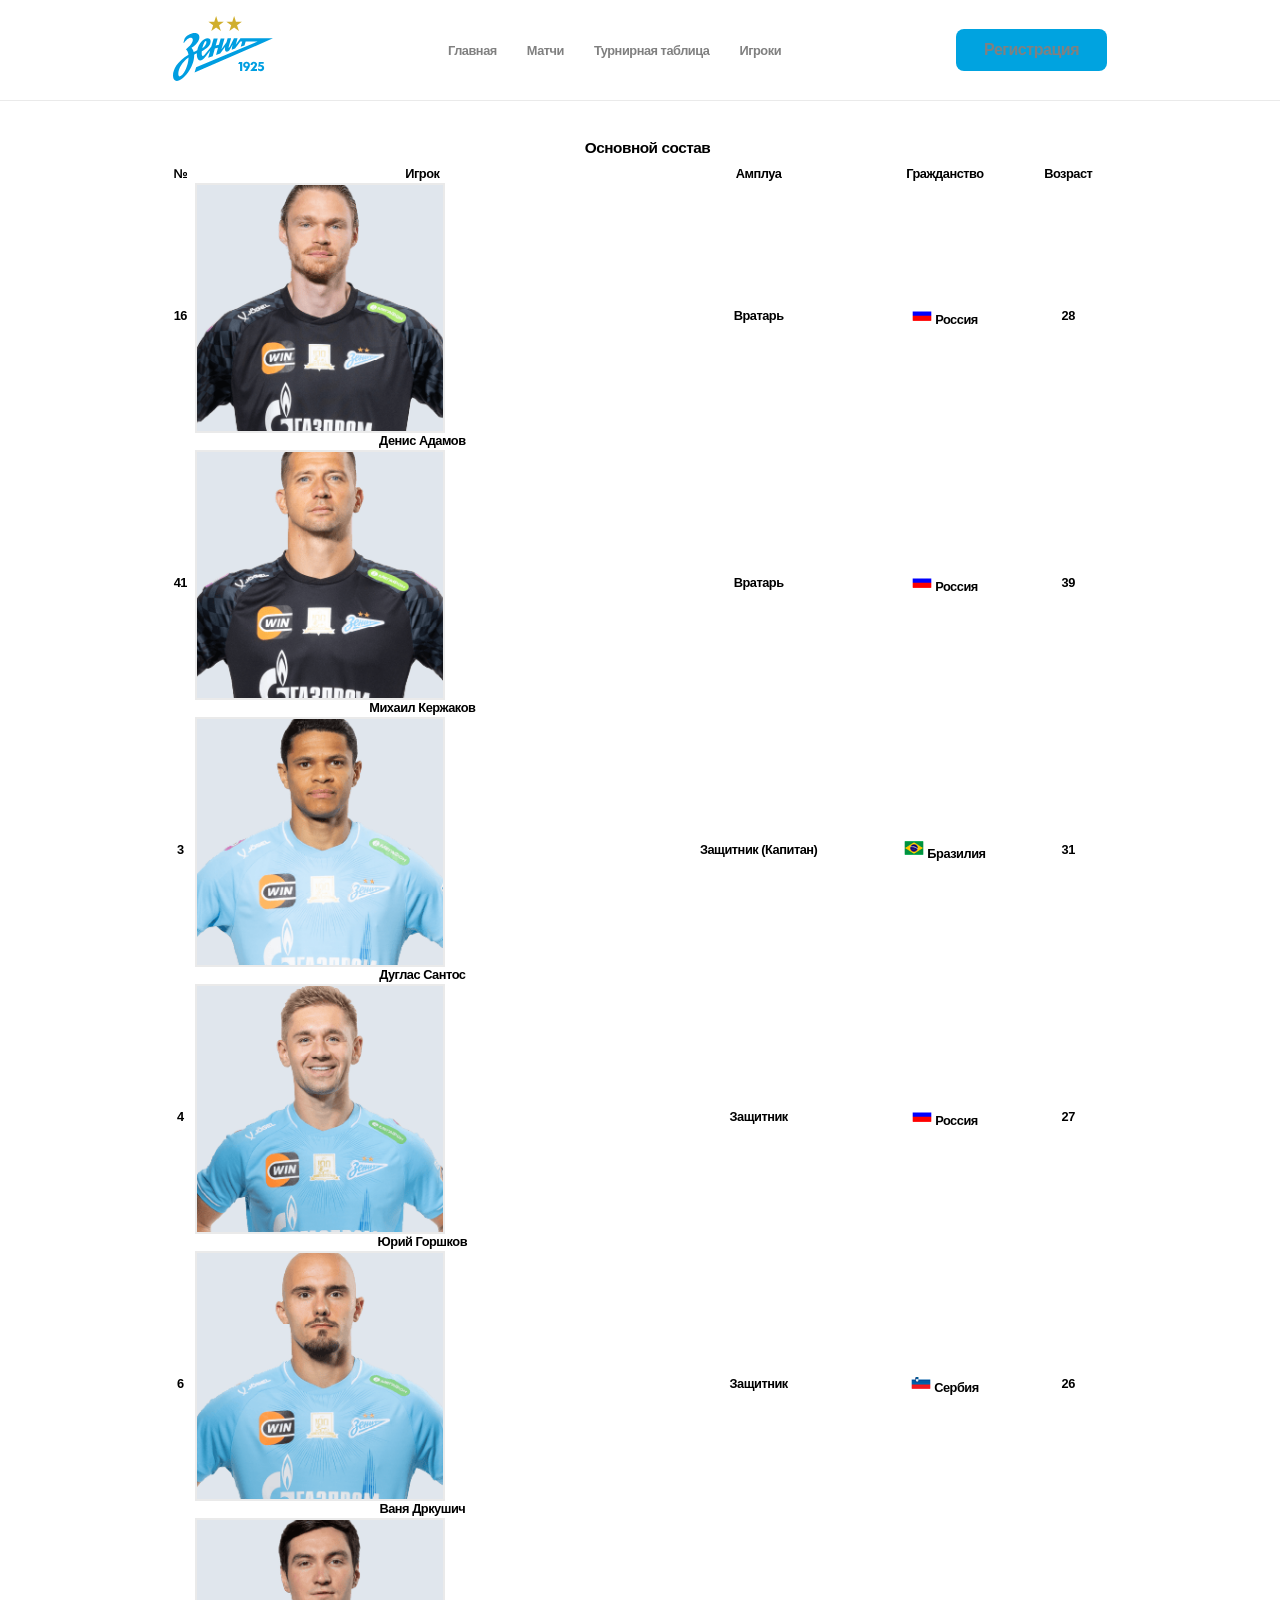
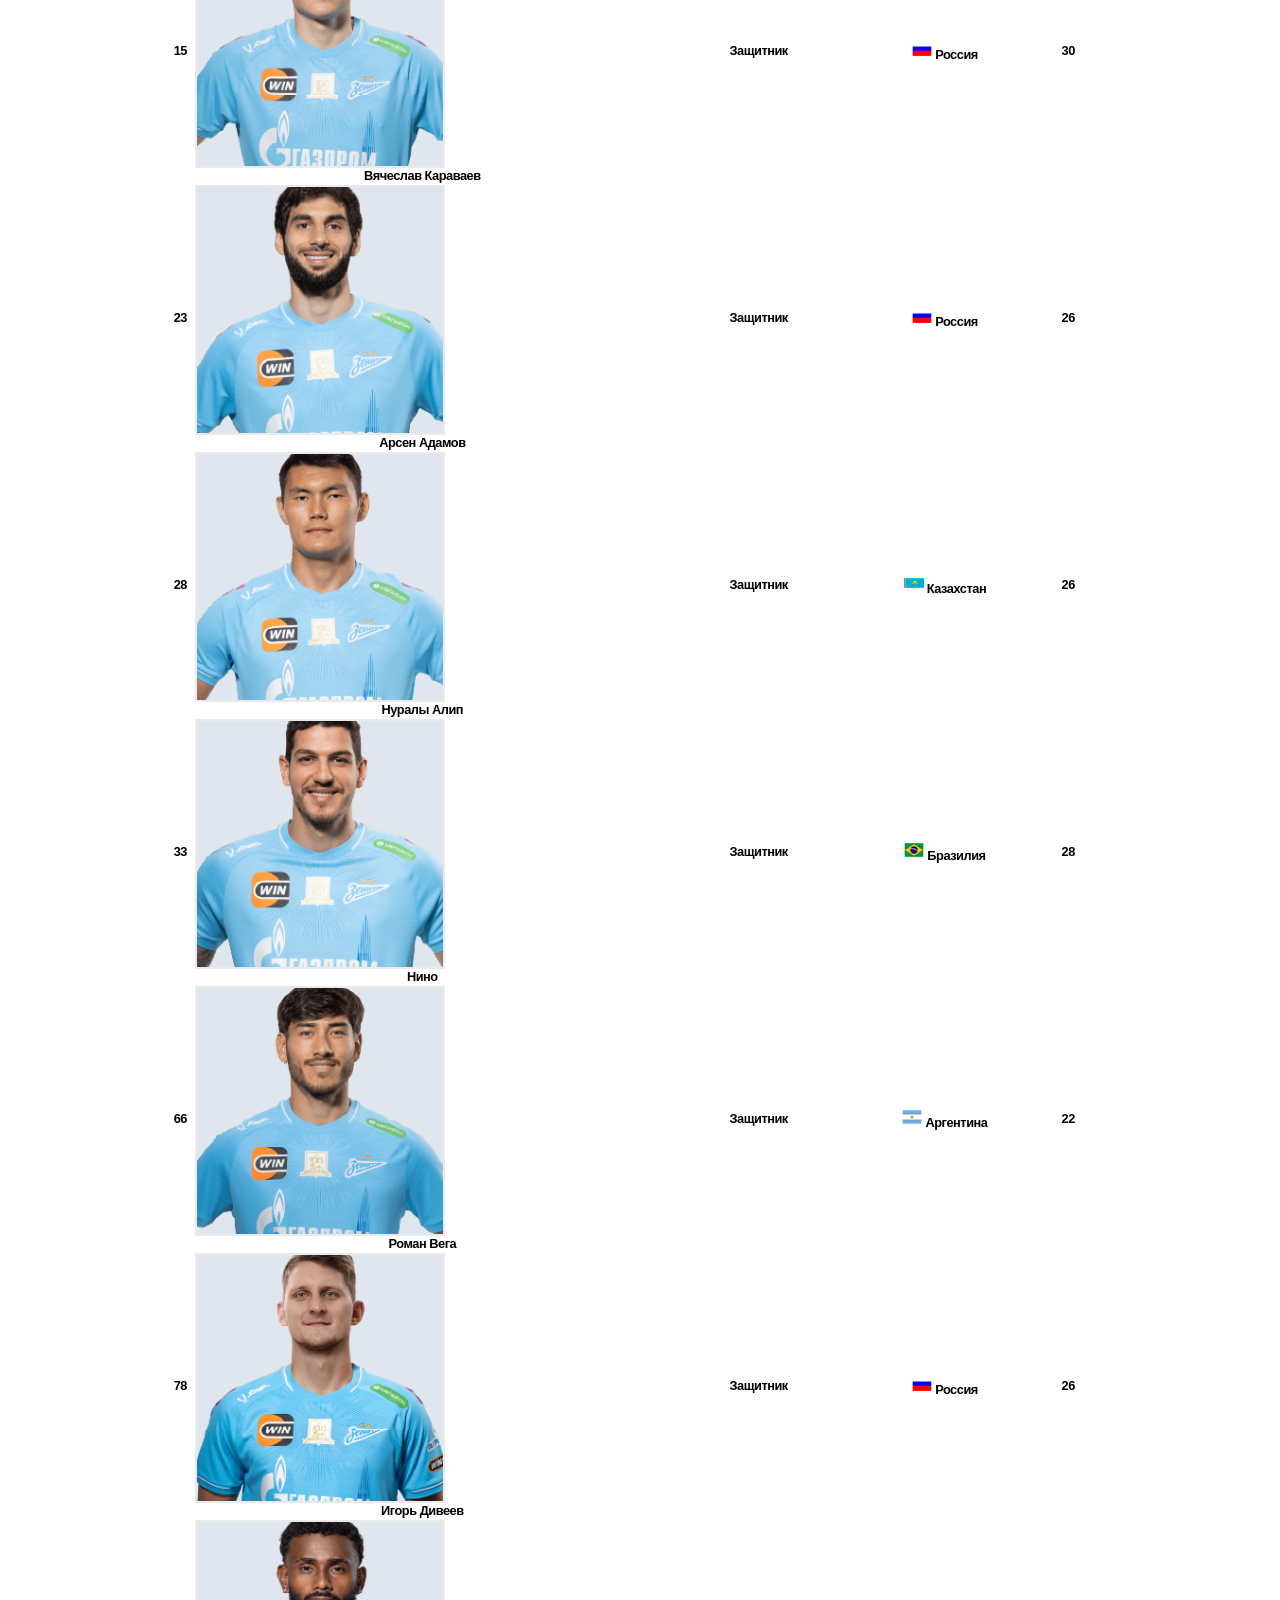
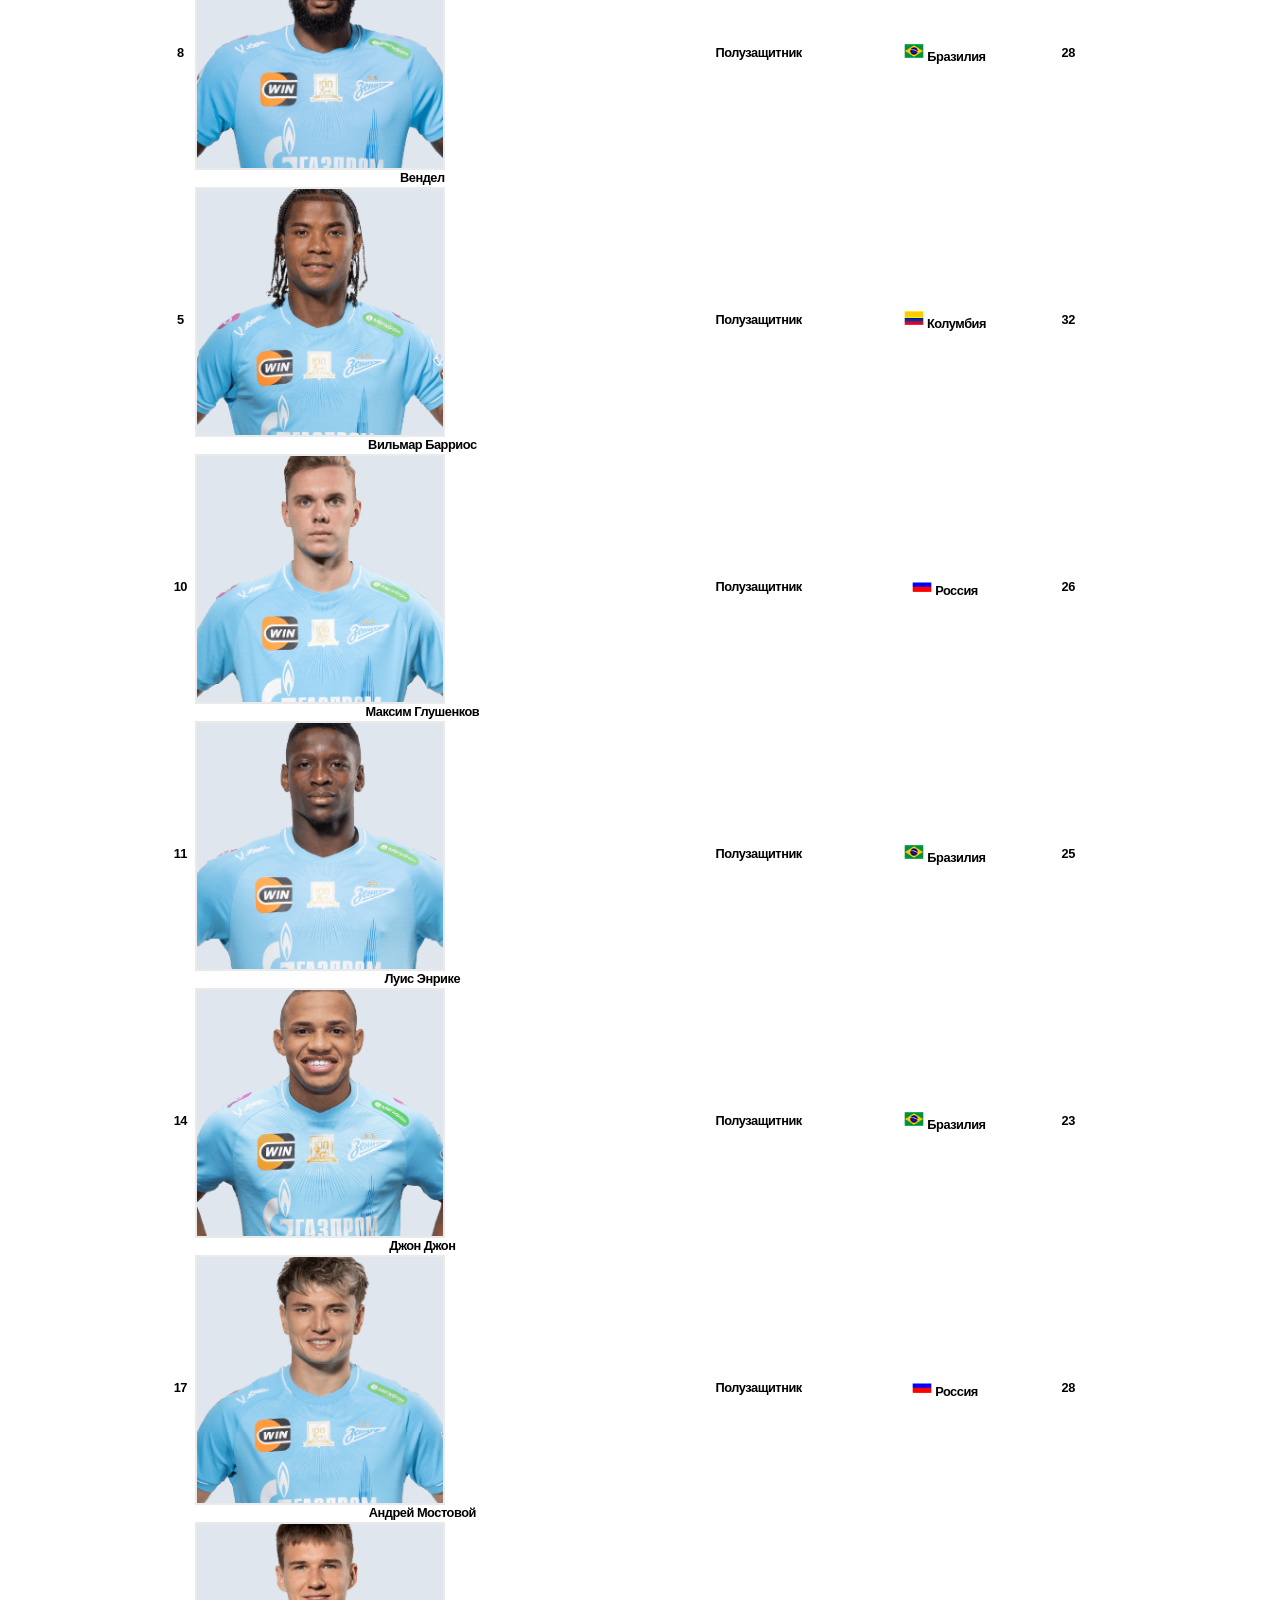
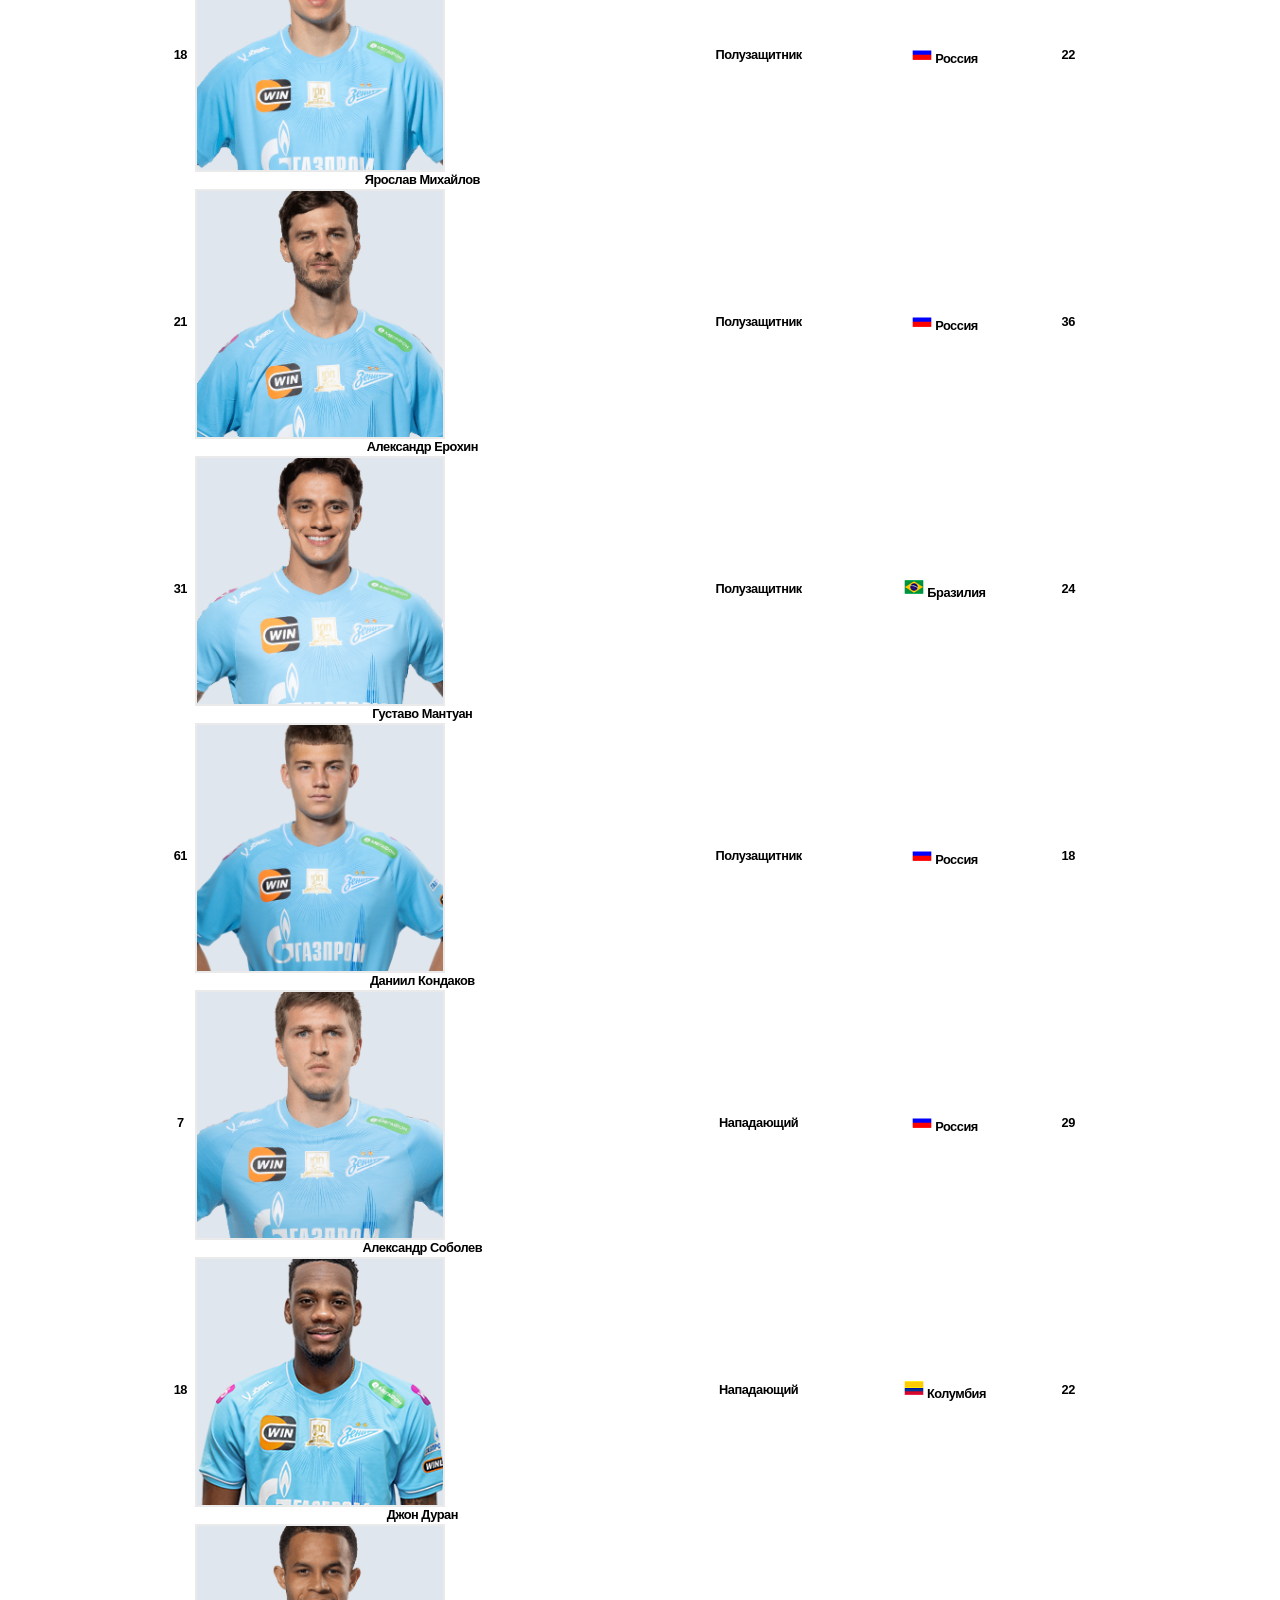
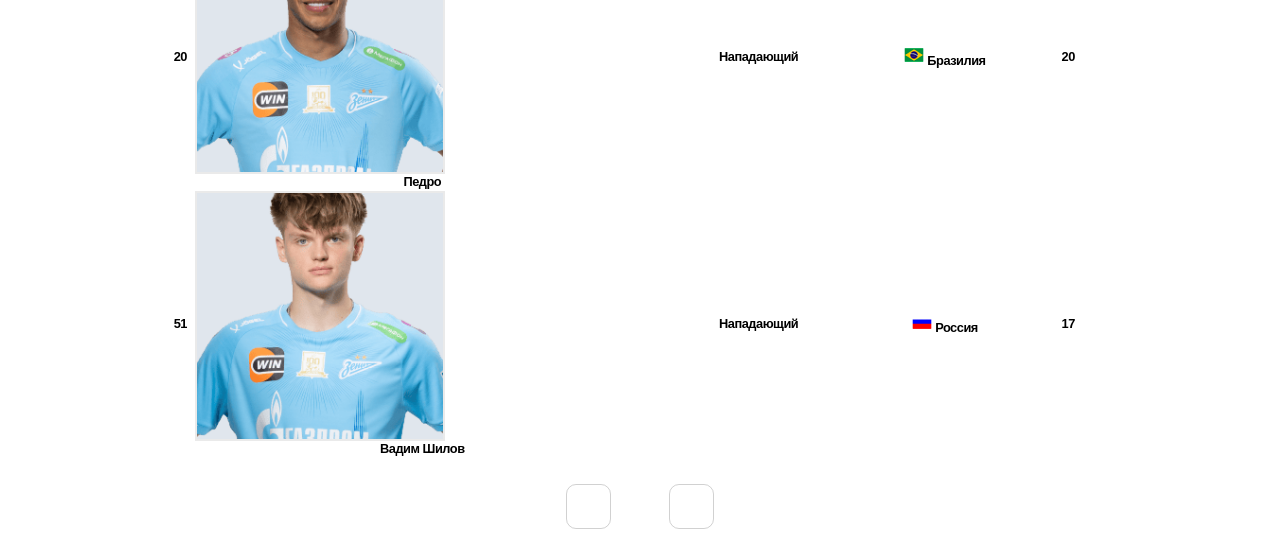
<file: igroki.html>
<!DOCTYPE html>
<html lang="ru">
<head>
    <meta charset="UTF-8">
    <meta name="viewport" content="width=device-width, initial-scale=1.0">
    <title>Таблица</title>
    <link rel="stylesheet" href="style.css">
    <style>
        :root {
            --primary-blue: #00a0e3;
            --text-dark: #333333;
            --text-gray: #666666;
            --border-color: #eaeaea;
            --bg-light: #f5f7f9;
            --win-green: #27ae60;
            --loss-red: #e74c3c;
            --text-main: #001a47; 
            --text-muted: #6b7a90; 
            --accent-blue: #009ae5;
            --border-radius: 12px;
            --font-family: 'Segoe UI', Roboto, Helvetica, Arial, sans-serif;
        }

        body {
            font-family: var(--font-family);
            background-color: #ffffff;
            color: #000;
            margin: 0;
            margin-top: 0px;
            padding: 0;
            cursor: url("https://cdn.prod.website-files.com/6708f85ff3d3cba6aff436fb/671251b239d7aeb290a31ac5_cursor-default%402x.svg") 2 0, auto;
        }
        a, button, .dropdown, .btn-action, .watch-link, .header__button {
    cursor: url("https://cdn.prod.website-files.com/6708f85ff3d3cba6aff436fb/671251b212e6b71494aa67ff_cursor-pointer%402x.svg") 12 0, pointer;
}

        /* Общий контейнер */
        .container {
            max-width: 1200px;
            margin: 0 auto;
            padding: 20px;
        }

        /* --- Шапка сайта --- */
        .header {
            background-color: #fff;
            border-bottom: 1px solid var(--border-color);
            padding: 15px 0;
        }

        .header__nav {
            display: flex;
            justify-content: space-between;
            align-items: center;
            max-width: 1200px;
            margin: 0 auto; 
            padding: 0 20px; 
        }

        .header__list {
            display: flex;
            list-style: none;
            gap: 30px;
            margin: 0;
            padding: 0;
        }

        .nav-link {
            text-decoration: none;
            color: var(--text-main);
            font-weight: 600;
            transition: color 0.2s;
        }

        .nav-link:hover {
            color: var(--primary-blue);
        }

        /* --- Хлебные крошки --- */
        .breadcrumbs {
            font-size: 12px;
            color: #888888;
            margin-bottom: 20px;
            letter-spacing: 0.5px;
            text-transform: uppercase;
        }
        /* Очищенные и правильные стили для таблицы */
        .main {
            background-color: white;
            padding: 1em;
            border-radius: 15px;
            max-width: 974px;
            margin: 2em auto;
        }

        .currentplaying {
            display: flex;
            align-items: center;
            margin: 1em 1em 2em 1em;
        }

        .spotify {
            width: 40px;
            height: 40px;
            flex-shrink: 0;
        }

        .heading {
            color: black;
            font-size: 1.2em;
            font-weight: bold;
            margin-left: 15px;
            margin-bottom: 0;
        }

        .loader {
            display: flex;
            flex-direction: row;
            align-items: center;
            justify-content: flex-start;
            height: 4em;
            padding: 0 1em;
            border-radius: 10px;
            transition: .4s ease-in-out;
        }

        .loader:hover {
            cursor: pointer;
            background-color: #f2f5fa;
        }

        .albumcover {
            position: relative;
            height: 40px;
            width: 40px;
            background-color: rgb(233, 232, 232);
            border-radius: 5px;
            flex-shrink: 0;
        }

        .song {
            margin-left: 1.5em;
            text-align: left;
            color: black;
        }

        .name {
            font-weight: bold;
            color: black;
            margin: 0 0 4px 0;
            font-size: 1.1em;
        }

        .artist {
            font-size: 0.8em;
            color: #808080;
            margin: 0;
        }
    </style>
<body>

    <header class="header">
        <div class="header__container">
            <nav class="header__nav">
                <a href="index.html"><img src="images/logo2.svg" alt="Зенит" width="100"></a>
                <ul class="header__list">
                    <li class="header__list-item"><a href="index.html" class="nav-link">Главная</a></li>
                    <li class="header__list-item"><a href="raspisanie.html" class="nav-link">Матчи</a></li>
                    <li class="header__list-item"><a href="TAbl.html" class="nav-link">Турнирная таблица</a></li>
                    <li class="header__list-item"><a href="igroki.html" class="nav-link">Игроки</a></li>
                </ul>
                <a href="registration.html" class="header__button">Регистрация</a>
            </nav>
        </div>
    </header>
    <main class="main">
        <h1 class="heading">Основной состав</h1>
        
        <table class="players-table">
            <thead>
                <tr>
                    <th>№</th>
                    <th>Игрок</th>
                    <th>Амплуа</th>
                    <th>Гражданство</th>
                    <th>Возраст</th>
                </tr>
            </thead>
<tbody>
                <tr>
                    <td>16</td>
                    <td>
                        <div class="player-info">
                            <div class="player-photo-container">
                                <img src="images/Den Adamov.png" alt="Денис Адамов">
                            </div>
                            <div class="player-details">
                                <span class="player-name">Денис Адамов</span>
                            </div>
                        </div>
                    </td>
                    <td>Вратарь</td>
                    <td><img src="images/RUS.png" alt=""> Россия</td>
                    <td>28</td>
                </tr>
                
                <tr>
                    <td>41</td>
                    <td>
                        <div class="player-info">
                            <div class="player-photo-container">
                                <img src="images/KERZHXAK.png" alt="Кержаков">
                            </div>
                            <div class="player-details">
                                <span class="player-name">Михаил Кержаков</span>
                            </div>
                        </div>
                    </td>
                    <td>Вратарь</td>
                    <td><img src="images/RUS.png" alt=""> Россия</td>
                    <td>39</td>
                </tr>

                <tr>
                    <td>3</td>
                    <td>
                        <div class="player-info">
                            <div class="player-photo-container">
                                <img src="images/DOUGLAS SANTOS.png" alt="Дуглас Сантос">
                            </div>
                            <div class="player-details">
                                <span class="player-name">Дуглас Сантос</span>
                            </div>
                        </div>
                    </td>
                    <td>Защитник (Капитан)</td>
                    <td><img src="images/BRA.png" alt=""> Бразилия</td>
                    <td>31</td>
                </tr>

                                <tr>
                    <td>4</td>
                    <td>
                        <div class="player-info">
                            <div class="player-photo-container">
                                <img src="images/Пщкырлщм.png" alt="">
                            </div>
                            <div class="player-details">
                                <span class="player-name">Юрий Горшков</span>
                            </div>
                        </div>
                    </td>
                    <td>Защитник</td>
                    <td><img src="images/RUS.png" alt=""> Россия</td>
                    <td>27</td>
                </tr>

                <tr>
                    <td>6</td>
                    <td>
                        <div class="player-info">
                            <div class="player-photo-container">
                                <img src="images/DRYSHICH.png" alt="">
                            </div>
                            <div class="player-details">
                                <span class="player-name">Ваня Дркушич</span>
                            </div>
                        </div>
                    </td>
                    <td>Защитник</td>
                    <td><img src="images/SLOV.png" alt=""> Сербия</td>
                    <td>26</td>
                </tr>

                    <tr>
                    <td>15</td>
                    <td>
                        <div class="player-info">
                            <div class="player-photo-container">
                                <img src="images/KARAVAEV.png" alt="">
                            </div>
                            <div class="player-details">
                                <span class="player-name">Вячеслав Караваев</span>
                            </div>
                        </div>
                    </td>
                    <td>Защитник</td>
                    <td><img src="images/RUS.png" alt=""> Россия</td>
                    <td>30</td>
                </tr>

                    <tr>
                    <td>23</td>
                    <td>
                        <div class="player-info">
                            <div class="player-photo-container">
                                <img src="images/ADAMOV.png" alt="">
                            </div>
                            <div class="player-details">
                                <span class="player-name">Арсен Адамов</span>
                            </div>
                        </div>
                    </td>
                    <td>Защитник</td>
                    <td><img src="images/RUS.png" alt=""> Россия</td>
                    <td>26</td>
                </tr>

                    <tr>
                    <td>28</td>
                    <td>
                        <div class="player-info">
                            <div class="player-photo-container">
                                <img src="images/ALIP.png" alt="">
                            </div>
                            <div class="player-details">
                                <span class="player-name">Нуралы Алип</span>
                            </div>
                        </div>
                    </td>
                    <td>Защитник</td>
                    <td><img src="images/KAZ.png" alt=""> Казахстан</td>
                    <td>26</td>
                </tr>

                    <tr>
                    <td>33</td>
                    <td>
                        <div class="player-info">
                            <div class="player-photo-container">
                                <img src="images/NINO.png" alt="">
                            </div>
                            <div class="player-details">
                                <span class="player-name">Нино</span>
                            </div>
                        </div>
                    </td>
                    <td>Защитник</td>
                    <td><img src="images/BRA.png" alt=""> Бразилия</td>
                    <td>28</td>
                </tr>

                    <tr>
                    <td>66</td>
                    <td>
                        <div class="player-info">
                            <div class="player-photo-container">
                                <img src="images/VEGA.png" alt="">
                            </div>
                            <div class="player-details">
                                <span class="player-name">Роман Вега</span>
                            </div>
                        </div>
                    </td>
                    <td>Защитник</td>
                    <td><img src="images/ARG.png" alt=""> Аргентина</td>
                    <td>22</td>
                </tr>

                    <tr>
                    <td>78</td>
                    <td>
                        <div class="player-info">
                            <div class="player-photo-container">
                                <img src="images/IGOR.png" alt="">
                            </div>
                            <div class="player-details">
                                <span class="player-name">Игорь Дивеев</span>
                            </div>
                        </div>
                    </td>
                    <td>Защитник</td>
                    <td><img src="images/RUS.png" alt=""> Россия</td>
                    <td>26</td>
                </tr>

                <tr>
                    <td>8</td>
                    <td>
                        <div class="player-info">
                            <div class="player-photo-container">
                                <img src="images/VENDELL.png" alt="Вендел">
                            </div>
                            <div class="player-details">
                                <span class="player-name">Вендел</span>
                            </div>
                        </div>
                    </td>
                    <td>Полузащитник</td>
                    <td><img src="images/BRA.png" alt=""> Бразилия</td>
                    <td>28</td>
                </tr>

                    <tr>
                    <td>5</td>
                    <td>
                        <div class="player-info">
                            <div class="player-photo-container">
                                <img src="images/BARRIOS.png" alt="">
                            </div>
                            <div class="player-details">
                                <span class="player-name">Вильмар Барриос</span>
                            </div>
                        </div>
                    </td>
                    <td>Полузащитник</td>
                    <td><img src="images/Kol.png" alt=""> Колумбия</td>
                    <td>32</td>
                </tr>

                    <tr>
                    <td>10</td>
                    <td>
                        <div class="player-info">
                            <div class="player-photo-container">
                                <img src="images/MAKSIM.png" alt="">
                            </div>
                            <div class="player-details">
                                <span class="player-name">Максим Глушенков</span>
                            </div>
                        </div>
                    </td>
                    <td>Полузащитник</td>
                    <td><img src="images/RUS.png" alt=""> Россия</td>
                    <td>26</td>
                </tr>
                
                <tr>
                <td>11</td>
                    <td>
                        <div class="player-info">
                            <div class="player-photo-container">
                                <img src="images/LUIS ENRIKE.png" alt="">
                            </div>
                            <div class="player-details">
                                <span class="player-name">Луис Энрике</span>
                            </div>
                        </div>
                    </td>
                    <td>Полузащитник</td>
                    <td><img src="images/BRA.png" alt=""> Бразилия</td>
                    <td>25</td>
                </tr>

                <tr>
                <td>14</td>
                    <td>
                        <div class="player-info">
                            <div class="player-photo-container">
                                <img src="images/JOHN.png" alt="">
                            </div>
                            <div class="player-details">
                                <span class="player-name">Джон Джон</span>
                            </div>
                        </div>
                    </td>
                    <td>Полузащитник</td>
                    <td><img src="images/BRA.png" alt=""> Бразилия</td>
                    <td>23</td>
                </tr>

                    <tr>
                    <td>17</td>
                    <td>
                        <div class="player-info">
                            <div class="player-photo-container">
                                <img src="images/Mostovoy.png" alt="">
                            </div>
                            <div class="player-details">
                                <span class="player-name">Андрей Мостовой</span>
                            </div>
                        </div>
                    </td>
                    <td>Полузащитник</td>
                    <td><img src="images/RUS.png" alt=""> Россия</td>
                    <td>28</td>
                </tr>
                
                    <tr>
                    <td>18</td>
                    <td>
                        <div class="player-info">
                            <div class="player-photo-container">
                                <img src="images/Yaros.png" alt="">
                            </div>
                            <div class="player-details">
                                <span class="player-name">Ярослав Михайлов</span>
                            </div>
                        </div>
                    </td>
                    <td>Полузащитник</td>
                    <td><img src="images/RUS.png" alt=""> Россия</td>
                    <td>22</td>
                </tr>

                                
                    <tr>
                    <td>21</td>
                    <td>
                        <div class="player-info">
                            <div class="player-photo-container">
                                <img src="images/Erokhin.png" alt="">
                            </div>
                            <div class="player-details">
                                <span class="player-name">Александр Ерохин</span>
                            </div>
                        </div>
                    </td>
                    <td>Полузащитник</td>
                    <td><img src="images/RUS.png" alt=""> Россия</td>
                    <td>36</td>
                </tr>

                                
                    <tr>
                    <td>31</td>
                    <td>
                        <div class="player-info">
                            <div class="player-photo-container">
                                <img src="images/GUSTAVO.png" alt="">
                            </div>
                            <div class="player-details">
                                <span class="player-name">Густаво Мантуан</span>
                            </div>
                        </div>
                    </td>
                    <td>Полузащитник</td>
                    <td><img src="images/BRA.png" alt=""> Бразилия</td>
                    <td>24</td>
                </tr>

                                
                    <tr>
                    <td>61</td>
                    <td>
                        <div class="player-info">
                            <div class="player-photo-container">
                                <img src="images/KONDAKOV.png" alt="">
                            </div>
                            <div class="player-details">
                                <span class="player-name">Даниил Кондаков</span>
                            </div>
                        </div>
                    </td>
                    <td>Полузащитник</td>
                    <td><img src="images/RUS.png" alt=""> Россия</td>
                    <td>18</td>
                </tr>

                                
                    <tr>
                    <td>7</td>
                    <td>
                        <div class="player-info">
                            <div class="player-photo-container">
                                <img src="images/SOBOLEV.png" alt="">
                            </div>
                            <div class="player-details">
                                <span class="player-name">Александр Соболев</span>
                            </div>
                        </div>
                    </td>
                    <td>Нападающий</td>
                    <td><img src="images/RUS.png" alt=""> Россия</td>
                    <td>29</td>
                </tr>

                                
                    <tr>
                    <td>18</td>
                    <td>
                        <div class="player-info">
                            <div class="player-photo-container">
                                <img src="images/DURAN.png" alt="">
                            </div>
                            <div class="player-details">
                                <span class="player-name">Джон Дуран</span>
                            </div>
                        </div>
                    </td>
                    <td>Нападающий</td>
                    <td><img src="images/Kol.png" alt=""> Колумбия</td>
                    <td>22</td>
                </tr>

                                
                    <tr>
                    <td>20</td>
                    <td>
                        <div class="player-info">
                            <div class="player-photo-container">
                                <img src="images/PEDRO.png" alt="">
                            </div>
                            <div class="player-details">
                                <span class="player-name">Педро</span>
                            </div>
                        </div>
                    </td>
                    <td>Нападающий</td>
                    <td><img src="images/BRA.png" alt=""> Бразилия</td>
                    <td>20</td>
                </tr>

                                
                    <tr>
                    <td>51</td>
                    <td>
                        <div class="player-info">
                            <div class="player-photo-container">
                                <img src="images/Shilov.png" alt="">
                            </div>
                            <div class="player-details">
                                <span class="player-name">Вадим Шилов</span>
                            </div>
                        </div>
                    </td>
                    <td>Нападающий</td>
                    <td><img src="images/RUS.png" alt=""> Россия</td>
                    <td>17</td>
                </tr>

            </tbody>
        </table>
<!-- From Uiverse.io by Praashoo7 --> 
  <div class="down">
<!-- From Uiverse.io by vinodjangid07 --> 
<button class="Btn" onclick="window.location.href='https://github.com/highBobIK'">
 <span class="svgContainer">
   <svg fill="white" viewBox="0 0 496 512" height="1.6em"><path d="M165.9 397.4c0 2-2.3 3.6-5.2 3.6-3.3.3-5.6-1.3-5.6-3.6 0-2 2.3-3.6 5.2-3.6 3-.3 5.6 1.3 5.6 3.6zm-31.1-4.5c-.7 2 1.3 4.3 4.3 4.9 2.6 1 5.6 0 6.2-2s-1.3-4.3-4.3-5.2c-2.6-.7-5.5.3-6.2 2.3zm44.2-1.7c-2.9.7-4.9 2.6-4.6 4.9.3 2 2.9 3.3 5.9 2.6 2.9-.7 4.9-2.6 4.6-4.6-.3-1.9-3-3.2-5.9-2.9zM244.8 8C106.1 8 0 113.3 0 252c0 110.9 69.8 205.8 169.5 239.2 12.8 2.3 17.3-5.6 17.3-12.1 0-6.2-.3-40.4-.3-61.4 0 0-70 15-84.7-29.8 0 0-11.4-29.1-27.8-36.6 0 0-22.9-15.7 1.6-15.4 0 0 24.9 2 38.6 25.8 21.9 38.6 58.6 27.5 72.9 20.9 2.3-16 8.8-27.1 16-33.7-55.9-6.2-112.3-14.3-112.3-110.5 0-27.5 7.6-41.3 23.6-58.9-2.6-6.5-11.1-33.3 2.6-67.9 20.9-6.5 69 27 69 27 20-5.6 41.5-8.5 62.8-8.5s42.8 2.9 62.8 8.5c0 0 48.1-33.6 69-27 13.7 34.7 5.2 61.4 2.6 67.9 16 17.7 25.8 31.5 25.8 58.9 0 96.5-58.9 104.2-114.8 110.5 9.2 7.9 17 22.9 17 46.4 0 33.7-.3 75.4-.3 83.6 0 6.5 4.6 14.4 17.3 12.1C428.2 457.8 496 362.9 496 252 496 113.3 383.5 8 244.8 8zM97.2 352.9c-1.3 1-1 3.3.7 5.2 1.6 1.6 3.9 2.3 5.2 1 1.3-1 1-3.3-.7-5.2-1.6-1.6-3.9-2.3-5.2-1zm-10.8-8.1c-.7 1.3.3 2.9 2.3 3.9 1.6 1 3.6.7 4.3-.7.7-1.3-.3-2.9-2.3-3.9-2-.6-3.6-.3-4.3.7zm32.4 35.6c-1.6 1.3-1 4.3 1.3 6.2 2.3 2.3 5.2 2.6 6.5 1 1.3-1.3.7-4.3-1.3-6.2-2.2-2.3-5.2-2.6-6.5-1zm-11.4-14.7c-1.6 1-1.6 3.6 0 5.9 1.6 2.3 4.3 3.3 5.6 2.3 1.6-1.3 1.6-3.9 0-6.2-1.4-2.3-4-3.3-5.6-2z"></path></svg>
 </span>
 <span class="BG"></span>
</button>
<button class="Btn">
    <button class="Btn" onclick="window.location.href='https://t.me/Ah322Vpp'">
  <span class="svgContainer">
    <svg
      viewBox="0 0 496 512"
      height="1.6em"
      xmlns="http://www.w3.org/2000/svg"
      fill="white"
    >
      <path
        d="M248 8C111 8 0 119 0 256S111 504 248 504 496 393 496 256 385 8 248 8zM363 176.7c-3.7 39.2-19.9 134.4-28.1 178.3-3.5 18.6-10.3 24.8-16.9 25.4-14.4 1.3-25.3-9.5-39.3-18.7-21.8-14.3-34.2-23.2-55.3-37.2-24.5-16.1-8.6-25 5.3-39.5 3.7-3.8 67.1-61.5 68.3-66.7 .2-.7 .3-3.1-1.2-4.4s-3.6-.8-5.1-.5q-3.3 .7-104.6 69.1-14.8 10.2-26.9 9.9c-8.9-.2-25.9-5-38.6-9.1-15.5-5-27.9-7.7-26.8-16.3q.8-6.7 18.5-13.7 108.4-47.2 144.6-62.3c68.9-28.6 83.2-33.6 92.5-33.8 2.1 0 6.6 .5 9.6 2.9a10.5 10.5 0 0 1 3.5 6.7A43.8 43.8 0 0 1 363 176.7z"
        fill="white"
      ></path>
    </svg>
  </span>
  <span class="BG"></span>
</button>

  </div>
</div>
    </main>

</html>
</file>
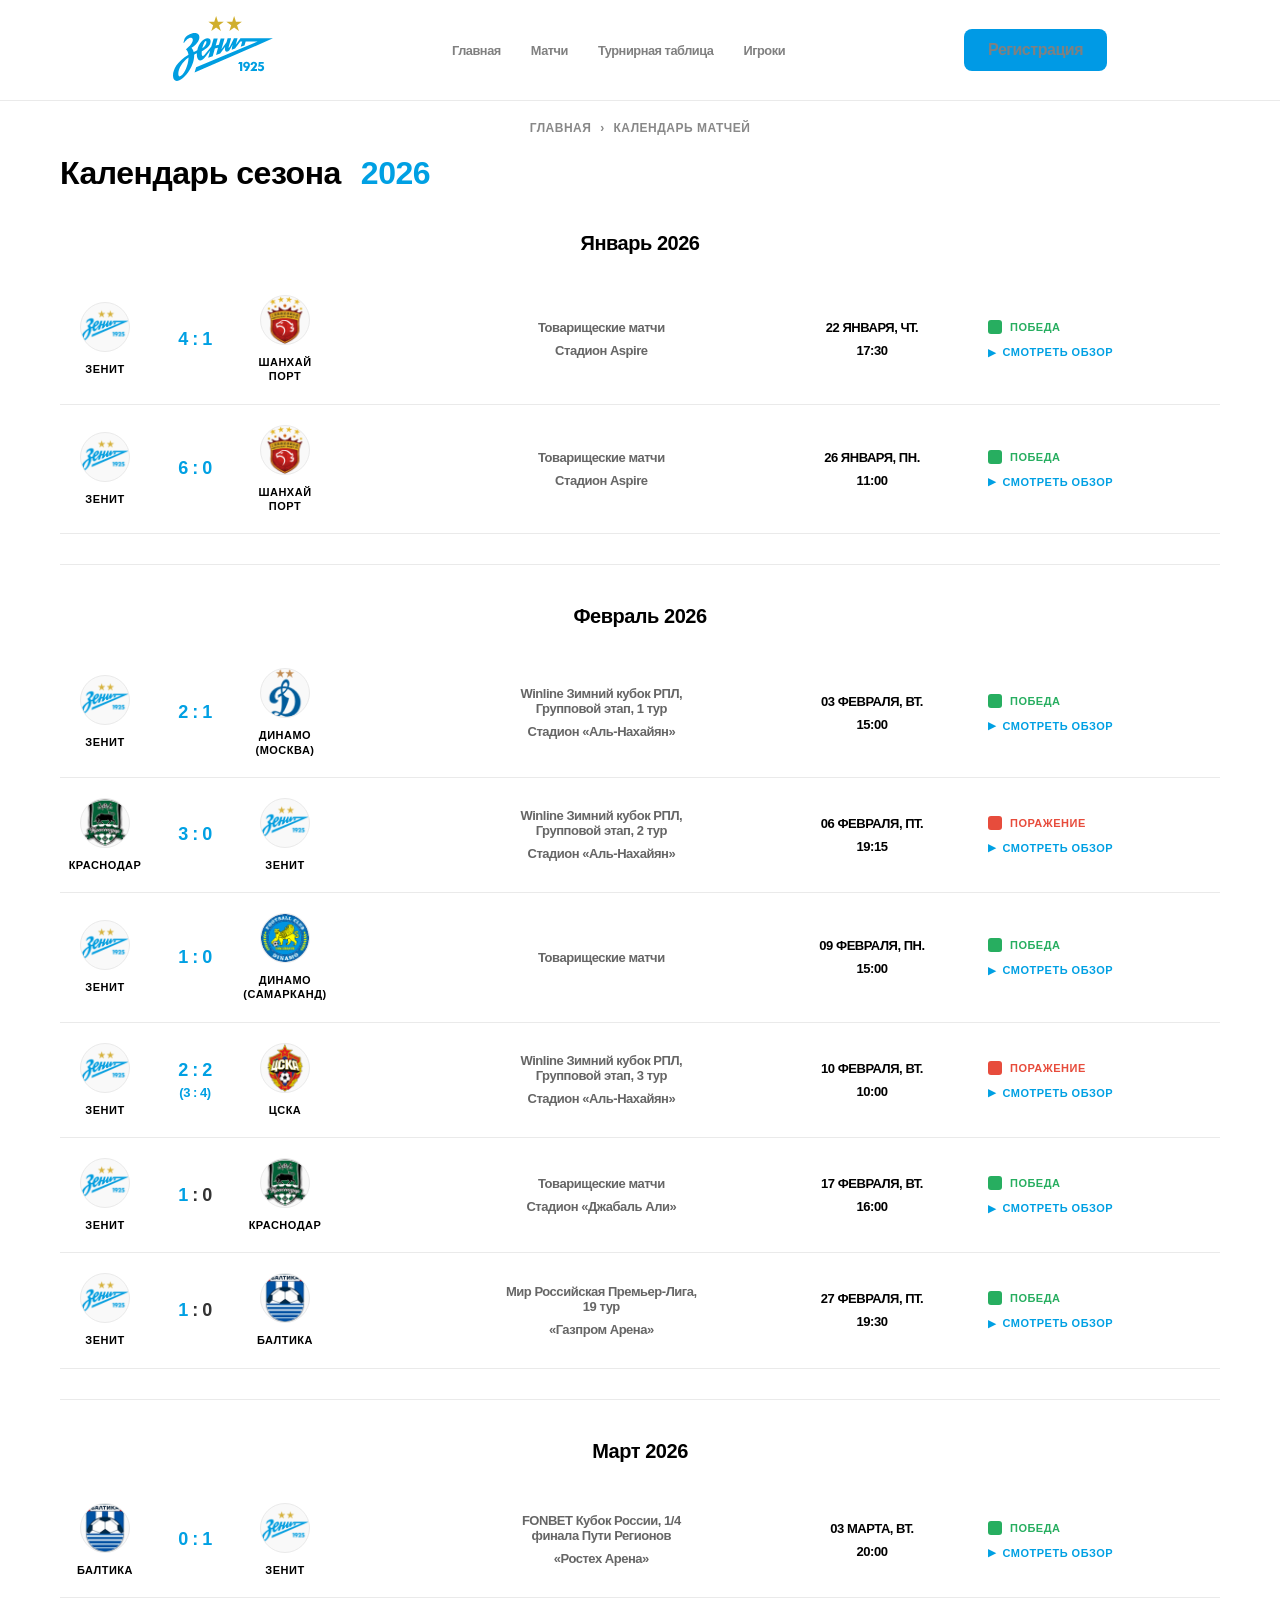
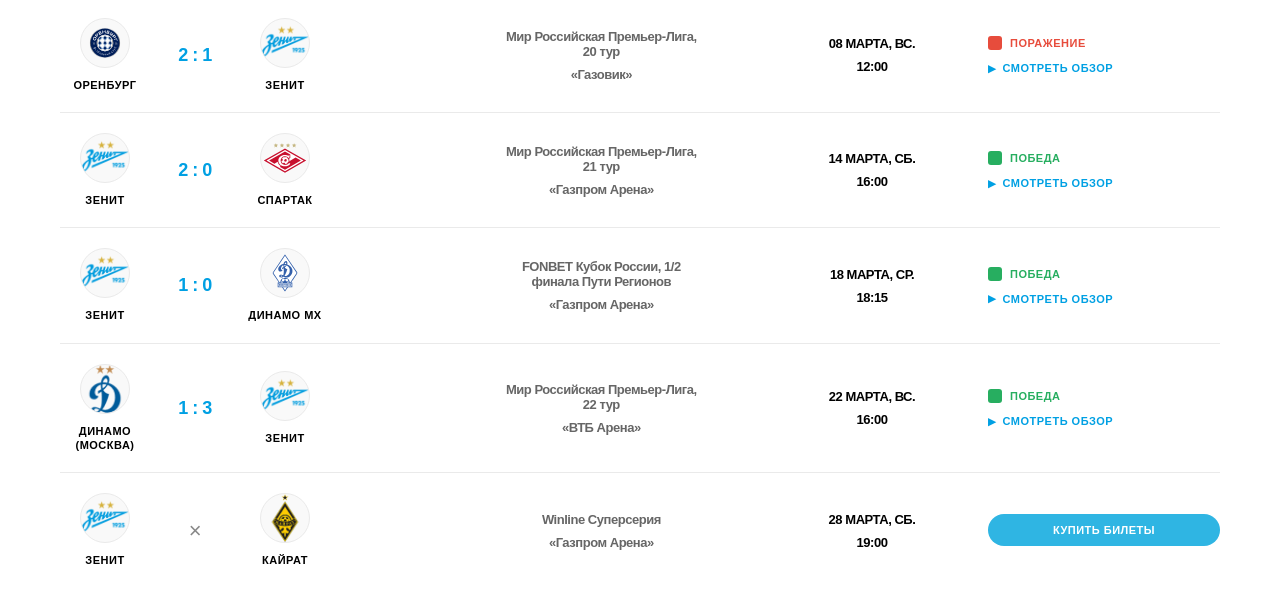
<file: raspisanie.html>
<!DOCTYPE html>
<html lang="ru">
<head>
    <meta charset="UTF-8">
    <meta name="viewport" content="width=device-width, initial-scale=1.0">
    <title>Календарь матчей</title>
    <link rel="stylesheet" href="style.css">
    <style>
        :root {
            --primary-blue: #00a0e3;
            --text-dark: #333333;
            --text-gray: #666666;
            --border-color: #eaeaea;
            --bg-light: #f5f7f9;
            --win-green: #27ae60;
            --loss-red: #e74c3c;
            --text-main: #001a47; 
            --text-muted: #6b7a90; 
            --accent-blue: #009ae5;
            --border-radius: 12px;
            --font-family: 'Segoe UI', Roboto, Helvetica, Arial, sans-serif;
        }

        body {
            font-family: var(--font-family);
            background-color: #ffffff;
            color: #000;
            margin: 0;
            padding: 0;
            cursor: url("https://cdn.prod.website-files.com/6708f85ff3d3cba6aff436fb/671251b239d7aeb290a31ac5_cursor-default%402x.svg") 2 0, auto;
        }
        a, button, .dropdown, .btn-action, .watch-link, .header__button {
    cursor: url("https://cdn.prod.website-files.com/6708f85ff3d3cba6aff436fb/671251b212e6b71494aa67ff_cursor-pointer%402x.svg") 12 0, pointer;
}

        /* Общий контейнер */
        .container {
            max-width: 1200px;
            margin: 0 auto;
            padding: 20px;
        }

        /* --- Шапка сайта --- */
        .header {
            background-color: #fff;
            border-bottom: 1px solid var(--border-color);
            padding: 15px 0;
        }

        .header__nav {
            display: flex;
            justify-content: space-between;
            align-items: center;
            max-width: 1200px;
            margin: 0 auto; 
            padding: 0 20px; 
        }

        .header__list {
            display: flex;
            list-style: none;
            gap: 30px;
            margin: 0;
            padding: 0;
        }

        .nav-link {
            text-decoration: none;
            color: var(--text-main);
            font-weight: 600;
            transition: color 0.2s;
        }

        .nav-link:hover {
            color: var(--primary-blue);
        }

        /* --- Хлебные крошки --- */
        .breadcrumbs {
            font-size: 12px;
            color: #888888;
            margin-bottom: 20px;
            letter-spacing: 0.5px;
            text-transform: uppercase;
        }
        
        .breadcrumbs span {
            margin: 0 5px;
        }

        /* --- Заголовок страницы --- */
        .page-header {
            display: flex;
            align-items: center;
            margin-bottom: 30px;
        }

        .page-title {
            font-size: 32px;
            font-weight: 700;
            margin: 0;
            margin-right: 20px;
        }

        .header-dropdowns {
            display: flex;
            gap: 20px;
            font-size: 32px;
            font-weight: 700;
            color: var(--primary-blue);
        }

        .dropdown { cursor: pointer; }

        /* --- Расписание (Сетка) --- */
        
        /* Заголовок месяца */
        .month-header {
            font-size: 20px;
            font-weight: 700;
            margin: 40px 0 20px 0;
            color: #000;
        }

        .month-header:first-of-type {
            margin-top: 10px;
        }

        /* Строка матча */
        .match-row {
            display: grid;
            grid-template-columns: 2.5fr 2fr 1.5fr 1.5fr;
            align-items: center;
            padding: 20px 0;
            border-bottom: 1px solid var(--border-color);
        }

        .match-row:last-child {
            border-bottom: none;
        }

        /* Колонка 1: Команды и счет */
        .match-teams {
            display: flex;
            align-items: center;
            gap: 20px;
        }

        .team {
            display: flex;
            flex-direction: column;
            align-items: center;
            width: 90px;
            text-align: center;
            gap: 10px;
        }

        .team-logo {
            width: 50px;
            height: 50px;
            border-radius: 50%;
            border: 1px solid var(--border-color);
            object-fit: contain;
            background-color: #f9f9f9;
        }

        .team-name {
            font-size: 11px;
            font-weight: 700;
            text-transform: uppercase;
            letter-spacing: 0.5px;
            line-height: 1.3;
        }

        .score-wrapper {
            display: flex;
            flex-direction: column;
            align-items: center;
            min-width: 50px;
        }

        .score {
            font-size: 18px;
            font-weight: 700;
            color: var(--primary-blue);
        }

        .score-blue {
            color: var(--primary-blue);
        }

        .sub-score {
            font-size: 13px;
            color: var(--primary-blue);
            margin-top: 4px;
        }

        /* Колонка 2: Детали матча (турнир, стадион) */
        .match-details {
            display: flex;
            flex-direction: column;
            gap: 8px;
            font-size: 13px;
            color: var(--text-gray);
        }

        /* Колонка 3: Дата и время */
        .match-datetime {
            display: flex;
            flex-direction: column;
            gap: 8px;
            font-size: 13px;
            font-weight: 600;
            color: #000;
            text-transform: uppercase;
        }

        /* Колонка 4: Статус и ссылка */
        .match-actions {
            display: flex;
            flex-direction: column;
            gap: 12px;
        }

        .status-badge {
            display: flex;
            align-items: center;
            gap: 8px;
            font-size: 11px;
            font-weight: 700;
            text-transform: uppercase;
            letter-spacing: 0.5px;
        }

        .status-win { color: var(--win-green); }
        .status-loss { color: var(--loss-red); }

        .status-badge .box {
            display: inline-block;
            width: 14px;
            height: 14px;
            border-radius: 3px;
        }

        .status-win .box { background-color: var(--win-green); }
        .status-loss .box { background-color: var(--loss-red); }

        .watch-link {
            display: flex;
            align-items: center;
            gap: 6px;
            color: var(--primary-blue);
            font-size: 11px;
            font-weight: 700;
            text-transform: uppercase;
            text-decoration: none;
            letter-spacing: 0.5px;
        }

        .watch-link:hover {
            text-decoration: underline;
        }

        .play-icon { font-size: 10px; }
        .header__button {
            background-color: var(--accent-blue);
            color: white;
            text-decoration: none;
            padding: 12px 24px;
            border-radius: 8px;
            font-weight: bold;
            transition: background-color 0.3s ease, color 0.3s ease;
        }
        .header__button:hover {
            background-color: black;
            color: white;
        }

        /* --- НОВЫЕ СТИЛИ ДЛЯ МАРТА 2026 --- */
        .score-x {
            font-size: 22px; 
            color: #888;
            font-weight: 300;
            line-height: 1; 
        }

        /* Новые кнопки действий */
        .btn-action {
            display: inline-block;
            text-align: center;
            text-decoration: none;
            font-size: 11px;
            font-weight: 700;
            text-transform: uppercase;
            letter-spacing: 0.5px;
            border-radius: 20px;
            padding: 10px 15px;
            box-sizing: border-box;
            min-width: 170px;
        }

        .btn-buy {
            background-color: #2fb5e3;
            color: #fff;
            margin-bottom: 2px;
        }

        .btn-buy:hover { background-color: #1a9bd1; }

        .btn-remind {
            color: #2fb5e3;
            background: transparent;
            padding: 5px 15px;
        }

        .btn-remind:hover { text-decoration: underline; }

    </style>
</head>
<body>

    <header class="header">
        <div class="header__container">
            <nav class="header__nav">
                <a href="index.html"><img src="images/logo2.svg" alt="Зенит" width="100"></a>
                <ul class="header__list">
                    <li class="header__list-item"><a href="index.html" class="nav-link">Главная</a></li>
                    <li class="header__list-item"><a href="raspisanie.html" class="nav-link">Матчи</a></li>
                    <li class="header__list-item"><a href="TAbl.html" class="nav-link">Турнирная таблица</a></li>
                    <li class="header__list-item"><a href="igroki.html" class="nav-link">Игроки</a></li>
                </ul>
                <a href="registration.html" class="header__button">Регистрация</a>
            </nav>
        </div>
    </header>

    <div class="container">
        <div class="breadcrumbs">
            ГЛАВНАЯ <span>›</span> КАЛЕНДАРЬ МАТЧЕЙ
        </div>

        <div class="page-header">
            <h1 class="page-title">Календарь сезона</h1>
            <div class="header-dropdowns">
                <div class="dropdown">2026</div>
            </div>
        </div>
        
        <div class="month-header">Январь 2026</div>

        <div class="match-row">
            <div class="match-teams">
                <div class="team">
                    <img src="images/ZON 1.svg" alt="Зенит" class="team-logo">
                    <span class="team-name">ЗЕНИТ</span>
                </div>
                <div class="score-wrapper">
                    <span class="score">4 : 1</span>
                </div>
                <div class="team">
                    <img src="images/x11m3gbq38bix4s0cjoh1jrh1edu8mwd.png" alt="Шанхай Порт" class="team-logo">
                    <span class="team-name">ШАНХАЙ<br>ПОРТ</span>
                </div>
            </div>
            <div class="match-details">
                <div>Товарищеские матчи</div>
                <div>Стадион Aspire</div>
            </div>
            <div class="match-datetime">
                <div>22 ЯНВАРЯ, ЧТ.</div>
                <div>17:30</div>
            </div>
            <div class="match-actions">
                <div class="status-badge status-win">
                    <span class="box"></span> ПОБЕДА
                </div>
                <a href="https://www.youtube.com/watch?v=7dizSwBcrmc" class="watch-link"><span class="play-icon">▶</span> СМОТРЕТЬ ОБЗОР</a>
            </div>
        </div>

        <div class="match-row">
            <div class="match-teams">
                <div class="team">
                    <img src="images/ZON 1.svg" alt="Зенит" class="team-logo">
                    <span class="team-name">ЗЕНИТ</span>
                </div>
                <div class="score-wrapper">
                    <span class="score">6 : 0</span>
                </div>
                <div class="team">
                    <img src="images/x11m3gbq38bix4s0cjoh1jrh1edu8mwd.png" alt="Шанхай Порт" class="team-logo">
                    <span class="team-name">ШАНХАЙ<br>ПОРТ</span>
                </div>
            </div>
            <div class="match-details">
                <div>Товарищеские матчи</div>
                <div>Стадион Aspire</div>
            </div>
            <div class="match-datetime">
                <div>26 ЯНВАРЯ, ПН.</div>
                <div>11:00</div>
            </div>
            <div class="match-actions">
                <div class="status-badge status-win">
                    <span class="box"></span> ПОБЕДА
                </div>
                <a href="https://www.youtube.com/watch?v=P6U4VSWLtr4&t=1s" class="watch-link"><span class="play-icon">▶</span> СМОТРЕТЬ ОБЗОР</a>
            </div>
        </div>

        <hr style="border: none; border-top: 1px solid var(--border-color); margin: 30px 0;">

        <div class="month-header">Февраль 2026</div>

        <div class="match-row">
            <div class="match-teams">
                <div class="team">
                    <img src="images/ZON 1.svg" alt="Зенит" class="team-logo">
                    <span class="team-name">ЗЕНИТ</span>
                </div>
                <div class="score-wrapper">
                    <span class="score">2 : 1</span>
                </div>
                <div class="team">
                    <img src="images/DINAMO MOSCOW.png" alt="Динамо Москва" class="team-logo">
                    <span class="team-name">ДИНАМО<br>(МОСКВА)</span>
                </div>
            </div>
            <div class="match-details">
                <div>Winline Зимний кубок РПЛ,<br>Групповой этап, 1 тур</div>
                <div>Стадион «Аль-Нахайян»</div>
            </div>
            <div class="match-datetime">
                <div>03 ФЕВРАЛЯ, ВТ.</div>
                <div>15:00</div>
            </div>
            <div class="match-actions">
                <div class="status-badge status-win">
                    <span class="box"></span> ПОБЕДА
                </div>
                <a href="https://www.youtube.com/watch?v=qrP_LYhnb6M" class="watch-link"><span class="play-icon">▶</span> СМОТРЕТЬ ОБЗОР</a>
            </div>
        </div>

        <div class="match-row">
            <div class="match-teams">
                <div class="team">
                    <img src="images/KRASNODAR.png" alt="Краснодар" class="team-logo">
                    <span class="team-name">КРАСНОДАР</span>
                </div>
                <div class="score-wrapper">
                    <span class="score">3 : 0</span>
                </div>
                <div class="team">
                    <img src="images/ZON 1.svg" alt="Зенит" class="team-logo">
                    <span class="team-name">ЗЕНИТ</span>
                </div>
            </div>
            <div class="match-details">
                <div>Winline Зимний кубок РПЛ,<br>Групповой этап, 2 тур</div>
                <div>Стадион «Аль-Нахайян»</div>
            </div>
            <div class="match-datetime">
                <div>06 ФЕВРАЛЯ, ПТ.</div>
                <div>19:15</div>
            </div>
            <div class="match-actions">
                <div class="status-badge status-loss">
                    <span class="box"></span> ПОРАЖЕНИЕ
                </div>
                <a href="https://www.youtube.com/watch?v=qPu6CGX_RDU" class="watch-link"><span class="play-icon">▶</span> СМОТРЕТЬ ОБЗОР</a>
            </div>
        </div>

        <div class="match-row">
            <div class="match-teams">
                <div class="team">
                    <img src="images/ZON 1.svg" alt="Зенит" class="team-logo">
                    <span class="team-name">ЗЕНИТ</span>
                </div>
                <div class="score-wrapper">
                    <span class="score">1 : 0</span>
                </div>
                <div class="team">
                    <img src="images/77vmrf83r66o7r01mc0xr9281ylxvr4h.png" alt="Динамо Самарканд" class="team-logo">
                    <span class="team-name">ДИНАМО<br>(САМАРКАНД)</span>
                </div>
            </div>
            <div class="match-details">
                <div>Товарищеские матчи</div>
            </div>
            <div class="match-datetime">
                <div>09 ФЕВРАЛЯ, ПН.</div>
                <div>15:00</div>
            </div>
            <div class="match-actions">
                <div class="status-badge status-win">
                    <span class="box"></span> ПОБЕДА
                </div>
                <a href="https://www.youtube.com/watch?v=_KQerdqsuiM" class="watch-link"><span class="play-icon">▶</span> СМОТРЕТЬ ОБЗОР</a>
            </div>
        </div>

        <div class="match-row">
            <div class="match-teams">
                <div class="team">
                    <img src="images/ZON 1.svg" alt="Зенит" class="team-logo">
                    <span class="team-name">ЗЕНИТ</span>
                </div>
                <div class="score-wrapper">
                    <span class="score">2 : 2</span>
                    <span class="sub-score">(3 : 4)</span>
                </div>
                <div class="team">
                    <img src="images/cska.png" alt="ЦСКА" class="team-logo">
                    <span class="team-name">ЦСКА</span>
                </div>
            </div>
            <div class="match-details">
                <div>Winline Зимний кубок РПЛ,<br>Групповой этап, 3 тур</div>
                <div>Стадион «Аль-Нахайян»</div>
            </div>
            <div class="match-datetime">
                <div>10 ФЕВРАЛЯ, ВТ.</div>
                <div>10:00</div>
            </div>
            <div class="match-actions">
                <div class="status-badge status-loss">
                    <span class="box"></span> ПОРАЖЕНИЕ
                </div>
                <a href="https://www.youtube.com/watch?v=Y_l-EnoCD_M" class="watch-link"><span class="play-icon">▶</span> СМОТРЕТЬ ОБЗОР</a>
            </div>
        </div>

        <div class="match-row">
            <div class="match-teams">
                <div class="team">
                    <img src="images/ZON 1.svg" alt="Зенит" class="team-logo">
                    <span class="team-name">ЗЕНИТ</span>
                </div>
                <div class="score-wrapper">
                    <span class="score"><span style="color: var(--primary-blue);">1</span> <span style="color: var(--text-dark);">: 0</span></span>
                </div>
                <div class="team">
                    <img src="images/KRASNODAR.png" alt="Краснодар" class="team-logo">
                    <span class="team-name">КРАСНОДАР</span>
                </div>
            </div>
            <div class="match-details">
                <div>Товарищеские матчи</div>
                <div>Стадион «Джабаль Али»</div>
            </div>
            <div class="match-datetime">
                <div>17 ФЕВРАЛЯ, ВТ.</div>
                <div>16:00</div>
            </div>
            <div class="match-actions">
                <div class="status-badge status-win">
                    <span class="box"></span> ПОБЕДА
                </div>
                 <a href="https://www.youtube.com/watch?v=up47EAbp6cQ" class="watch-link"><span class="play-icon">▶</span> СМОТРЕТЬ ОБЗОР</a>
            </div>
        </div>

        <div class="match-row">
            <div class="match-teams">
                <div class="team">
                    <img src="images/ZON 1.svg" alt="Зенит" class="team-logo">
                    <span class="team-name">ЗЕНИТ</span>
                </div>
                <div class="score-wrapper">
                    <span class="score"><span style="color: var(--primary-blue);">1</span> <span style="color: var(--text-dark);">: 0</span></span>
                </div>
                <div class="team">
                    <img src="images/BALTIKA.png" alt="Балтика" class="team-logo">
                    <span class="team-name">БАЛТИКА</span>
                </div>
            </div>
            <div class="match-details">
                <div>Мир Российская Премьер-Лига,<br>19 тур</div>
                <div>«Газпром Арена»</div>
            </div>
            <div class="match-datetime">
                <div>27 ФЕВРАЛЯ, ПТ.</div>
                <div>19:30</div>
            </div>
            <div class="match-actions">
                <div class="status-badge status-win">
                    <span class="box"></span> ПОБЕДА
                </div>
                <a href="https://www.youtube.com/watch?v=Tc96ottSVyg" class="watch-link"><span class="play-icon">▶</span> СМОТРЕТЬ ОБЗОР</a>
            </div>
        </div>

        <hr style="border: none; border-top: 1px solid var(--border-color); margin: 30px 0;">
        
        <div class="month-header">Март 2026</div>

        <div class="match-row">
            <div class="match-teams">
                <div class="team">
                    <img src="images/BALTIKA.png" alt="Балтика" class="team-logo">
                    <span class="team-name">БАЛТИКА</span>
                </div>
                <div class="score-wrapper">
                    <span class="score">0 : <span class="score-blue">1</span></span>
                </div>
                <div class="team">
                    <img src="images/ZON 1.svg" alt="Зенит" class="team-logo">
                    <span class="team-name">ЗЕНИТ</span>
                </div>
            </div>
            <div class="match-details">
                <div>FONBET Кубок России, 1/4<br>финала Пути Регионов</div>
                <div>«Ростех Арена»</div>
            </div>
            <div class="match-datetime">
                <div>03 МАРТА, ВТ.</div>
                <div>20:00</div>
            </div>
            <div class="match-actions">
                <div class="status-badge status-win"><span class="box"></span> ПОБЕДА</div>
                <a href="https://www.youtube.com/watch?v=tVULuqRZkCU&t=1s" class="watch-link"><span class="play-icon">▶</span> СМОТРЕТЬ ОБЗОР</a>
            </div>
        </div>

        <div class="match-row">
            <div class="match-teams">
                <div class="team">
                    <img src="images/Orenburg.svg" alt="Оренбург" class="team-logo">
                    <span class="team-name">ОРЕНБУРГ</span>
                </div>
                <div class="score-wrapper">
                    <span class="score">2 : <span class="score-blue">1</span></span>
                </div>
                <div class="team">
                    <img src="images/ZON 1.svg" alt="Зенит" class="team-logo">
                    <span class="team-name">ЗЕНИТ</span>
                </div>
            </div>
            <div class="match-details">
                <div>Мир Российская Премьер-Лига,<br>20 тур</div>
                <div>«Газовик»</div>
            </div>
            <div class="match-datetime">
                <div>08 МАРТА, ВС.</div>
                <div>12:00</div>
            </div>
            <div class="match-actions">
                <div class="status-badge status-loss"><span class="box"></span> ПОРАЖЕНИЕ</div>
                <a href="https://www.youtube.com/watch?v=OQpK2xFFla0" class="watch-link"><span class="play-icon">▶</span> СМОТРЕТЬ ОБЗОР</a>
            </div>
        </div>

        <div class="match-row">
            <div class="match-teams">
                <div class="team">
                    <img src="images/ZON 1.svg" alt="Зенит" class="team-logo">
                    <span class="team-name">ЗЕНИТ</span>
                </div>
                <div class="score-wrapper">
                    <span class="score">2 : <span class="">0</span></span>
                </div>
                <div class="team">
                    <img src="images/spartak.svg" alt="Спартак" class="team-logo">
                    <span class="team-name">СПАРТАК</span>
                </div>
            </div>
            <div class="match-details">
                <div>Мир Российская Премьер-Лига,<br>21 тур</div>
                <div>«Газпром Арена»</div>
            </div>
            <div class="match-datetime">
                <div>14 МАРТА, СБ.</div>
                <div>16:00</div>
            </div>
            <div class="match-actions">
                <div class="status-badge status-win"><span class="box"></span> ПОБЕДА</div>
                <a href="https://www.youtube.com/watch?v=9pTSsFmrlY0" class="watch-link"><span class="play-icon">▶</span> СМОТРЕТЬ ОБЗОР</a>
            </div>
        </div>

        <div class="match-row">
            <div class="match-teams">
                <div class="team">
                    <img src="images/ZON 1.svg" alt="Зенит" class="team-logo">
                    <span class="team-name">ЗЕНИТ</span>
                </div>
                <div class="score-wrapper">
                    <span class="score">1 : <span class="">0</span></span>
                </div>
                <div class="team">
                    <img src="images/DINAMO MX.svg" alt="Динамо МХ" class="team-logo">
                    <span class="team-name">ДИНАМО МХ</span>
                </div>
            </div>
            <div class="match-details">
                <div>FONBET Кубок России, 1/2<br>финала Пути Регионов</div>
                <div>«Газпром Арена»</div>
            </div>
            <div class="match-datetime">
                <div>18 МАРТА, СР.</div>
                <div>18:15</div>
            </div>
            <div class="match-actions">
                <div class="status-badge status-win"><span class="box"></span> ПОБЕДА</div>
                <a href="https://www.youtube.com/watch?v=d4NCyU8zlXU" class="watch-link"><span class="play-icon">▶</span> СМОТРЕТЬ ОБЗОР</a>
            </div>
        </div>

        <div class="match-row">
            <div class="match-teams">
                <div class="team">
                    <img src="images/DINAMO MOSCOW.png" alt="Динамо Москва" class="team-logo">
                    <span class="team-name">ДИНАМО<br>(МОСКВА)</span>
                </div>
                <div class="score-wrapper">
                    <span class="score">1 : <span class="">3</span></span>
                </div>
                <div class="team">
                    <img src="images/ZON 1.svg" alt="Зенит" class="team-logo">
                    <span class="team-name">ЗЕНИТ</span>
                </div>
            </div>
            <div class="match-details">
                <div>Мир Российская Премьер-Лига,<br>22 тур</div>
                <div>«ВТБ Арена»</div>
            </div>
            <div class="match-datetime">
                <div>22 МАРТА, ВС.</div>
                <div>16:00</div>
            </div>
            <div class="match-actions">
                <div class="status-badge status-win"><span class="box"></span> ПОБЕДА</div>
                <a href="https://www.youtube.com/watch?v=qD-D7XO6waY" class="watch-link"><span class="play-icon">▶</span> СМОТРЕТЬ ОБЗОР</a>

            </div>
        </div>

        <div class="match-row">
            <div class="match-teams">
                <div class="team">
                    <img src="images/ZON 1.svg" alt="Зенит" class="team-logo">
                    <span class="team-name">ЗЕНИТ</span>
                </div>
                <div class="score-wrapper">
                    <span class="score-x">×</span>
                </div>
                <div class="team">
                    <img src="images/kairat.png" alt="Кайрат" class="team-logo">
                    <span class="team-name">КАЙРАТ</span>
                </div>
            </div>
            <div class="match-details">
                <div>Winline Суперсерия</div>
                <div>«Газпром Арена»</div>
            </div>
            <div class="match-datetime">
                <div>28 МАРТА, СБ.</div>
                <div>19:00</div>
            </div>
            <div class="match-actions">
                <a href="https://tickets.fc-zenit.ru/football/tickets/?utm_source=site-fcz&utm_medium=tech_link&utm_campaign=button_tickets" class="btn-action btn-buy">КУПИТЬ БИЛЕТЫ</a>
            </div>
        </div>

    </div>
</body>

</html>
</file>
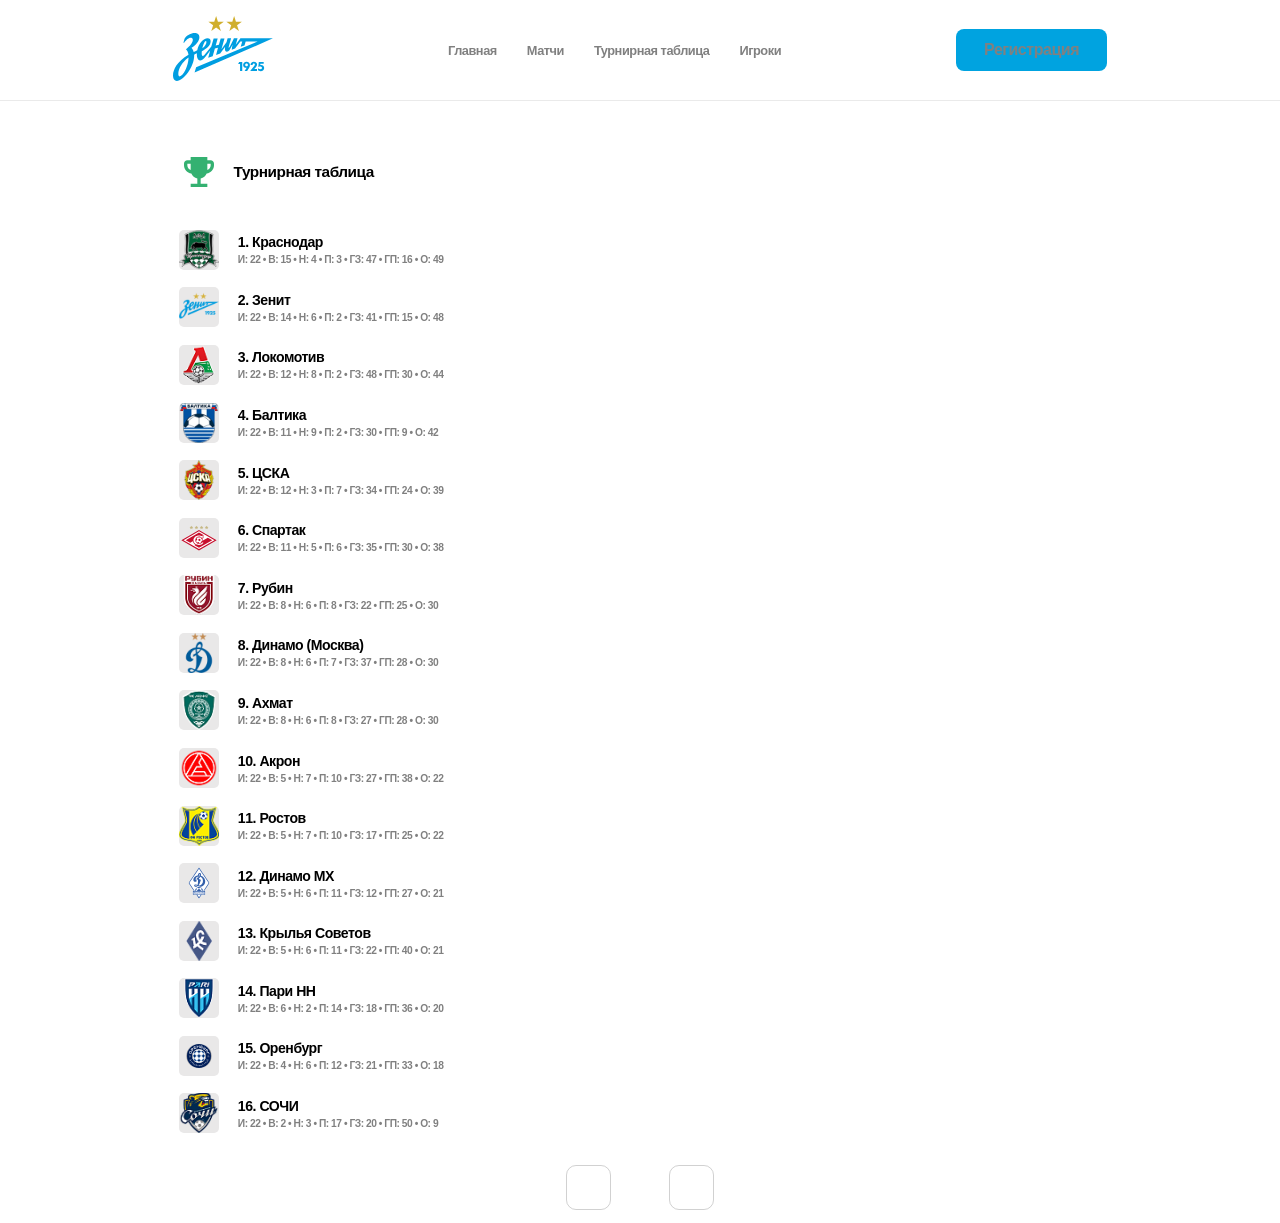
<file: TAbl.html>
<!DOCTYPE html>
<html lang="ru">
<head>
    <meta charset="UTF-8">
    <meta name="viewport" content="width=device-width, initial-scale=1.0">
    <title>Таблица</title>
    <link rel="stylesheet" href="style.css">
    <style>
        :root {
            --primary-blue: #00a0e3;
            --text-dark: #333333;
            --text-gray: #666666;
            --border-color: #eaeaea;
            --bg-light: #f5f7f9;
            --win-green: #27ae60;
            --loss-red: #e74c3c;
            --text-main: #001a47; 
            --text-muted: #6b7a90; 
            --accent-blue: #009ae5;
            --border-radius: 12px;
            --font-family: 'Segoe UI', Roboto, Helvetica, Arial, sans-serif;
        }

        body {
            font-family: var(--font-family);
            background-color: #ffffff;
            color: #000;
            margin: 0;
            margin-top: 0px;
            padding: 0;
            cursor: url("https://cdn.prod.website-files.com/6708f85ff3d3cba6aff436fb/671251b239d7aeb290a31ac5_cursor-default%402x.svg") 2 0, auto;
        }
        a, button, .dropdown, .btn-action, .watch-link, .header__button {
    cursor: url("https://cdn.prod.website-files.com/6708f85ff3d3cba6aff436fb/671251b212e6b71494aa67ff_cursor-pointer%402x.svg") 12 0, pointer;
}

        /* Общий контейнер */
        .container {
            max-width: 1200px;
            margin: 0 auto;
            padding: 20px;
        }

        /* --- Шапка сайта --- */
        .header {
            background-color: #fff;
            border-bottom: 1px solid var(--border-color);
            padding: 15px 0;
        }

        .header__nav {
            display: flex;
            justify-content: space-between;
            align-items: center;
            max-width: 1200px;
            margin: 0 auto; 
            padding: 0 20px; 
        }

        .header__list {
            display: flex;
            list-style: none;
            gap: 30px;
            margin: 0;
            padding: 0;
        }

        .nav-link {
            text-decoration: none;
            color: var(--text-main);
            font-weight: 600;
            transition: color 0.2s;
        }

        .nav-link:hover {
            color: var(--primary-blue);
        }

        /* --- Хлебные крошки --- */
        .breadcrumbs {
            font-size: 12px;
            color: #888888;
            margin-bottom: 20px;
            letter-spacing: 0.5px;
            text-transform: uppercase;
        }
        /* Очищенные и правильные стили для таблицы */
        .main {
            background-color: white;
            padding: 1em;
            border-radius: 15px;
            max-width: 974px;
            margin: 2em auto;
        }

        .currentplaying {
            display: flex;
            align-items: center;
            margin: 1em 1em 2em 1em;
        }

        .spotify {
            width: 40px;
            height: 40px;
            flex-shrink: 0;
        }

        .heading {
            color: black;
            font-size: 1.2em;
            font-weight: bold;
            margin-left: 15px;
            margin-bottom: 0;
        }

        .loader {
            display: flex;
            flex-direction: row;
            align-items: center;
            justify-content: flex-start;
            height: 4em;
            padding: 0 1em;
            border-radius: 10px;
            transition: .4s ease-in-out;
        }

        .loader:hover {
            cursor: pointer;
            background-color: #f2f5fa;
        }

        .albumcover {
            position: relative;
            height: 40px;
            width: 40px;
            background-color: rgb(233, 232, 232);
            border-radius: 5px;
            flex-shrink: 0;
        }

        .song {
            margin-left: 1.5em;
            text-align: left;
            color: black;
        }

        .name {
            font-weight: bold;
            color: black;
            margin: 0 0 4px 0;
            font-size: 1.1em;
        }

        .artist {
            font-size: 0.8em;
            color: #808080;
            margin: 0;
        }
    </style>
</head>
<body>

<header class="header">
    <div class="header__container">
        <nav class="header__nav">
            <a href="index.html"><img src="images/logo2.svg" alt="Зенит" width="100"></a>
            <ul class="header__list">
                <li class="header__list-item"><a href="index.html" class="nav-link">Главная</a></li>
                <li class="header__list-item"><a href="raspisanie.html" class="nav-link">Матчи</a></li>
                <li class="header__list-item"><a href="TAbl.html" class="nav-link">Турнирная таблица</a></li>
                <li class="header__list-item"><a href="igroki.html" class="nav-link">Игроки</a></li>
            </ul>
            <a href="registration.html" class="header__button">Регистрация</a>
        </nav>
    </div>
</header>

<div class="main">
  <div class="currentplaying">
    <svg viewBox="0 0 24 24" xmlns="http://www.w3.org/2000/svg" class="spotify">
        <path fill="#34b171" d="M19 5h-2V3H7v2H5c-1.1 0-2 .9-2 2v1c0 2.55 1.92 4.63 4.39 4.94A5.01 5.01 0 0 0 11 15.9V19H7v2h10v-2h-4v-3.1a5.01 5.01 0 0 0 3.61-2.96C19.08 12.63 21 10.55 21 8V7c0-1.1-.9-2-2-2zM7 10.82C5.84 10.4 5 9.3 5 8V7h2v3.82zM19 8c0 1.3-.84 2.4-2 2.82V7h2v1z"/>
    </svg>
    <p class="heading">Турнирная таблица</p>
  </div>
  
    <div class="loader">
        <img class="albumcover" src="images/KRASNODAR.png">
        <div class="song">
            <p class="name">1. Краснодар</p>
            <p class="artist">И: 22 • В: 15 • Н: 4 • П: 3 • ГЗ: 47 • ГП: 16 • О: 49</p>
        </div>
    </div>

    <div class="loader">
        <img class="albumcover" src="images/ZON 1.svg">
        <div class="song">
            <p class="name">2. Зенит</p>
            <p class="artist">И: 22 • В: 14 • Н: 6 • П: 2 • ГЗ: 41 • ГП: 15 • О: 48</p>
        </div>
    </div>

    <div class="loader">
        <img class="albumcover" src="images/LOKOMOTIV.png">
        <div class="song">
            <p class="name">3. Локомотив</p>
            <p class="artist">И: 22 • В: 12 • Н: 8 • П: 2 • ГЗ: 48 • ГП: 30 • О: 44</p>
        </div>
    </div>
    
    <div class="loader">
        <img class="albumcover" src="images/BALTIKA.png">
        <div class="song">
            <p class="name">4. Балтика</p>
            <p class="artist">И: 22 • В: 11 • Н: 9 • П: 2 • ГЗ: 30 • ГП: 9 • О: 42</p>
        </div>
    </div>
    
    <div class="loader">
        <img class="albumcover" src="images/cska.png">
        <div class="song">
            <p class="name">5. ЦСКА</p>
            <p class="artist">И: 22 • В: 12 • Н: 3 • П: 7 • ГЗ: 34 • ГП: 24 • О: 39</p>
        </div>
    </div>
    
    <div class="loader">
        <img class="albumcover" src="images/spartak.svg">
        <div class="song">
            <p class="name">6. Спартак</p>
            <p class="artist">И: 22 • В: 11 • Н: 5 • П: 6 • ГЗ: 35 • ГП: 30 • О: 38</p>
        </div>
    </div>
    
    <div class="loader">
        <img class="albumcover" src="images/RUBIN.png">
        <div class="song">
            <p class="name">7. Рубин</p>
            <p class="artist">И: 22 • В: 8 • Н: 6 • П: 8 • ГЗ: 22 • ГП: 25 • О: 30</p>
        </div>
    </div>

    <div class="loader">
        <img class="albumcover" src="images/DINAMO MOSCOW.png">
        <div class="song">
            <p class="name">8. Динамо (Москва)</p>
            <p class="artist">И: 22 • В: 8 • Н: 6 • П: 7 • ГЗ: 37 • ГП: 28 • О: 30</p>
        </div>
    </div>
    
    <div class="loader">
        <img class="albumcover" src="images/AKHMAT.png">
        <div class="song">
            <p class="name">9. Ахмат</p>
            <p class="artist">И: 22 • В: 8 • Н: 6 • П: 8 • ГЗ: 27 • ГП: 28 • О: 30</p>
        </div>
    </div>
    
    <div class="loader">
        <img class="albumcover" src="images/AKRON.png">
        <div class="song">
            <p class="name">10. Акрон</p>
            <p class="artist">И: 22 • В: 5 • Н: 7 • П: 10 • ГЗ: 27 • ГП: 38 • О: 22</p>
        </div>
    </div>
    
    <div class="loader">
        <img class="albumcover" src="images/ROSTOV.png">
        <div class="song">
            <p class="name">11. Ростов</p>
            <p class="artist">И: 22 • В: 5 • Н: 7 • П: 10 • ГЗ: 17 • ГП: 25 • О: 22</p>
        </div>
    </div>
    
    <div class="loader">
        <img class="albumcover" src="images/DINAMO MX.svg">
        <div class="song">
            <p class="name">12. Динамо МХ</p>
            <p class="artist">И: 22 • В: 5 • Н: 6 • П: 11 • ГЗ: 12 • ГП: 27 • О: 21</p>
        </div>
    </div>

    <div class="loader">
        <img class="albumcover" src="images/KRYlya.png">
        <div class="song">
            <p class="name">13. Крылья Советов</p>
            <p class="artist">И: 22 • В: 5 • Н: 6 • П: 11 • ГЗ: 22 • ГП: 40 • О: 21</p>
        </div>
    </div>
    
    <div class="loader">
        <img class="albumcover" src="images/PARI NN.png">
        <div class="song">
            <p class="name">14. Пари НН</p>
            <p class="artist">И: 22 • В: 6 • Н: 2 • П: 14 • ГЗ: 18 • ГП: 36 • О: 20</p>
        </div>
    </div>
    
    <div class="loader">
        <img class="albumcover" src="images/Orenburg.svg">
        <div class="song">
            <p class="name">15. Оренбург</p>
            <p class="artist">И: 22 • В: 4 • Н: 6 • П: 12 • ГЗ: 21 • ГП: 33 • О: 18</p>
        </div>
    </div>
    
    <div class="loader">
        <img class="albumcover" src="images/SOCHI.png">
        <div class="song">
            <p class="name">16. СОЧИ</p>
            <p class="artist">И: 22 • В: 2 • Н: 3 • П: 17 • ГЗ: 20 • ГП: 50 • О: 9</p>
        </div>
    </div>
      <div class="down">
<!-- From Uiverse.io by vinodjangid07 --> 
<button class="Btn" onclick="window.location.href='https://github.com/highBobIK'">
 <span class="svgContainer">
   <svg fill="white" viewBox="0 0 496 512" height="1.6em"><path d="M165.9 397.4c0 2-2.3 3.6-5.2 3.6-3.3.3-5.6-1.3-5.6-3.6 0-2 2.3-3.6 5.2-3.6 3-.3 5.6 1.3 5.6 3.6zm-31.1-4.5c-.7 2 1.3 4.3 4.3 4.9 2.6 1 5.6 0 6.2-2s-1.3-4.3-4.3-5.2c-2.6-.7-5.5.3-6.2 2.3zm44.2-1.7c-2.9.7-4.9 2.6-4.6 4.9.3 2 2.9 3.3 5.9 2.6 2.9-.7 4.9-2.6 4.6-4.6-.3-1.9-3-3.2-5.9-2.9zM244.8 8C106.1 8 0 113.3 0 252c0 110.9 69.8 205.8 169.5 239.2 12.8 2.3 17.3-5.6 17.3-12.1 0-6.2-.3-40.4-.3-61.4 0 0-70 15-84.7-29.8 0 0-11.4-29.1-27.8-36.6 0 0-22.9-15.7 1.6-15.4 0 0 24.9 2 38.6 25.8 21.9 38.6 58.6 27.5 72.9 20.9 2.3-16 8.8-27.1 16-33.7-55.9-6.2-112.3-14.3-112.3-110.5 0-27.5 7.6-41.3 23.6-58.9-2.6-6.5-11.1-33.3 2.6-67.9 20.9-6.5 69 27 69 27 20-5.6 41.5-8.5 62.8-8.5s42.8 2.9 62.8 8.5c0 0 48.1-33.6 69-27 13.7 34.7 5.2 61.4 2.6 67.9 16 17.7 25.8 31.5 25.8 58.9 0 96.5-58.9 104.2-114.8 110.5 9.2 7.9 17 22.9 17 46.4 0 33.7-.3 75.4-.3 83.6 0 6.5 4.6 14.4 17.3 12.1C428.2 457.8 496 362.9 496 252 496 113.3 383.5 8 244.8 8zM97.2 352.9c-1.3 1-1 3.3.7 5.2 1.6 1.6 3.9 2.3 5.2 1 1.3-1 1-3.3-.7-5.2-1.6-1.6-3.9-2.3-5.2-1zm-10.8-8.1c-.7 1.3.3 2.9 2.3 3.9 1.6 1 3.6.7 4.3-.7.7-1.3-.3-2.9-2.3-3.9-2-.6-3.6-.3-4.3.7zm32.4 35.6c-1.6 1.3-1 4.3 1.3 6.2 2.3 2.3 5.2 2.6 6.5 1 1.3-1.3.7-4.3-1.3-6.2-2.2-2.3-5.2-2.6-6.5-1zm-11.4-14.7c-1.6 1-1.6 3.6 0 5.9 1.6 2.3 4.3 3.3 5.6 2.3 1.6-1.3 1.6-3.9 0-6.2-1.4-2.3-4-3.3-5.6-2z"></path></svg>
 </span>
 <span class="BG"></span>
</button>
<button class="Btn">
    <button class="Btn" onclick="window.location.href='https://t.me/Ah322Vpp'">
  <span class="svgContainer">
    <svg
      viewBox="0 0 496 512"
      height="1.6em"
      xmlns="http://www.w3.org/2000/svg"
      fill="white"
    >
      <path
        d="M248 8C111 8 0 119 0 256S111 504 248 504 496 393 496 256 385 8 248 8zM363 176.7c-3.7 39.2-19.9 134.4-28.1 178.3-3.5 18.6-10.3 24.8-16.9 25.4-14.4 1.3-25.3-9.5-39.3-18.7-21.8-14.3-34.2-23.2-55.3-37.2-24.5-16.1-8.6-25 5.3-39.5 3.7-3.8 67.1-61.5 68.3-66.7 .2-.7 .3-3.1-1.2-4.4s-3.6-.8-5.1-.5q-3.3 .7-104.6 69.1-14.8 10.2-26.9 9.9c-8.9-.2-25.9-5-38.6-9.1-15.5-5-27.9-7.7-26.8-16.3q.8-6.7 18.5-13.7 108.4-47.2 144.6-62.3c68.9-28.6 83.2-33.6 92.5-33.8 2.1 0 6.6 .5 9.6 2.9a10.5 10.5 0 0 1 3.5 6.7A43.8 43.8 0 0 1 363 176.7z"
        fill="white"
      ></path>
    </svg>
  </span>
  <span class="BG"></span>
</button>

  </div>
</div>

</body>
</html>
</file>
<file: style.css>
:root {
    --dark: black;
    --gray: #808080; 
    --blue: #00a3e0; 
}
nav a:nth-child(-n+3) {
  color: #808080;
  transition: color 0.3s;
  text-decoration: none;
}
.menu-item:hover {
    color: black;
}
* {
    margin: 0;
    padding: 0;
}
body {
    font-family: "DM Sams", sans-serif;
    font-weight: 800;
    font-size: 15px;
    letter-spacing: -0.47px;
}
.header {
    padding-left: 20px;
    padding-block: 13px;
}
.header__container {
    max-width: 974px;
    margin-inline: auto;
}
.header__nav {
    display: flex;
    justify-content: space-between;
    align-items: center;
}
.header__list {
    display: flex;
    list-style: none;
    gap: 49px;
}
.nav-link {
    color: #808080; 
    text-decoration: none; 
    font-weight: bold;
    transition: color 0.3s ease; 
}
.nav-link:hover {
    color: #000000;
}
ul {
    list-style: none;
}
.header__list-item {
    color: var(--gray);
    transition: color 0.3s;
}

.header__list-link {
    font-weight: 800;
    font-size: 15px;
    letter-spacing: -0.47px;
    color: var(--gray);
    transition: color 0.3s;
}
.header__list-link:hover {
    color: var(--dark);
}
.header__button {
    display: inline-flex;
    align-items: center;
    justify-content: center;
    background-color: #00a3e0; 
    color: #ffffff; 
    font-family: var(--font-family); 
    font-size: 16px;
    font-weight: 600;
    text-decoration: none;
    padding: 12px 28px;
    border-radius: 8px; 
    transition: background-color 2s ease, transform 0.2s ease; 
}
.header__button:hover {
    background-color: #000000; 
    color: #ffffff;
}
a {
    text-decoration: none;
}

p { 
    color: var(--dark);
}
* {
    box-sizing: border-box;
    margin: 0;
    padding: 0;
    font-family: -apple-system, BlinkMacSystemFont, "Segoe UI", Roboto, Helvetica, Arial, sans-serif;
}

/* 1. Главный контейнер карточки */
.card.side-news {
    display: flex;
    flex-direction: row;     /* Текст слева, картинка справа */
    align-items: stretch;    /* Растягиваем элементы на всю высоту */
    background-color: #f4f5f7;
    border-radius: 12px;
    overflow: hidden;        /* ВАЖНО: обрезает картинку, чтобы при зуме она не вылезала за скругленные углы */
    text-decoration: none;
    color: #333;
    min-height: 220px;
}

/* 2. Левая часть с текстом */
.side-content {
    width: 50%;
    padding: 20px 30px;
    display: flex;
    flex-direction: column;
    justify-content: center;
    word-wrap: break-word;   /* Текст нормально переносится на новые строки */
}

/* 3. Правая часть - контейнер для картинки */
.side-image {
    width: 50%;
    flex-shrink: 0;
    overflow: hidden;        /* Дополнительная защита, чтобы картинка не залезала на текст */
}

/* 4. Сама картинка */
.side-image img {
    width: 100%;
    height: 100%;
    object-fit: cover;
    display: block;
    
    /* Добавляем плавность только для трансформации (увеличения) */
    transition: transform 0.4s ease; 
}

/* --- ЭФФЕКТ ПРИ НАВЕДЕНИИ --- */
.card.side-news:hover .side-image img {
    transform: scale(0.9); /* Увеличиваем картинку на 8%. Можно поменять на 1.05 для меньшего эффекта или 1.1 для большего */
}

.card {
    background-color: #f2f5fa;
    border-radius: 12px;
    overflow: hidden;
    display: flex;
    flex-direction: column;
    cursor: pointer;
    transition: color 1s ease;
}
.card:hover { 
    transform: translateY(-5px); 
    box-shadow: 0 10px 20px rgba(11, 28, 75, 0.1);
}
/* ------- Osmo [https://osmo.supply/] ------- */
/* Osmo UI: https://slater.app/10324/23333.css */

body {
  background-color: var(--color-neutral-900);
  color: var(--color-light);
  font-size: 1vw;
  margin: 0;
  padding: 0;
cursor: url("https://cdn.prod.website-files.com/6708f85ff3d3cba6aff436fb/671251b239d7aeb290a31ac5_cursor-default%402x.svg")
      2 0,
    auto;
}

a,
button {
  cursor: url("https://cdn.prod.website-files.com/6708f85ff3d3cba6aff436fb/671251b212e6b71494aa67ff_cursor-pointer%402x.svg")
      12 0,
    pointer;
}

.cloneable {
  padding: var(--container-padding);
  justify-content: center;
  align-items: center;
  min-height: 100vh;
  display: flex;
  position: relative;
}


.parallax__fade {
  --color-dark-rgb: 0, 0, 0;
	background: linear-gradient(to top, rgba(var(--color-dark-rgb), 1) 0%, rgba(var(--color-dark-rgb), 0.738) 19%, rgba(var(--color-dark-rgb), 0.541) 34%, rgba(var(--color-dark-rgb), 0.382) 47%, rgba(var(--color-dark-rgb), 0.278) 56.5%, rgba(var(--color-dark-rgb), 0.194) 65%, rgba(var(--color-dark-rgb), 0.126) 73%, rgba(var(--color-dark-rgb), 0.075) 80.2%, rgba(var(--color-dark-rgb), 0.042) 86.1%, rgba(var(--color-dark-rgb), 0.021) 91%, rgba(var(--color-dark-rgb), 0.008) 95.2%, rgba(var(--color-dark-rgb), 0.002) 98.2%, transparent 100%);
}

.osmo-icon-svg {
  width: 8em;
  position: relative;
}

.parallax__header {
  z-index: 2;
  padding: var(--section-padding) var(--container-padding);
  justify-content: center;
  align-items: center;
  min-height: 100svh;
  display: flex;
  position: relative;
}

.parallax {
  width: 100%;
  position: relative;
  overflow: hidden;
}

.parallax__content {
  padding: var(--section-padding) var(--container-padding);
  justify-content: center;
  align-items: center;
  min-height: 100svh;
  display: flex;
  position: relative;
}

.cover {
  object-fit: cover;
  width: 100%;
  max-width: none;
  height: 100%;
  position: absolute;
  top: 0;
  left: 0;
}

.parallax__visuals {
  object-fit: cover;
  width: 100%;
  max-width: none;
  height: 120%;
  position: absolute;
  top: 0;
  left: 0;
}

.parallax__placeholder {
  z-index: 0;
  opacity: 0;
  object-fit: cover;
  width: 100%;
  max-width: none;
  height: 100%;
  position: absolute;
  top: 0;
  left: 0;
}

.parallax__layers {
  object-fit: cover;
  width: 100%;
  max-width: none;
  height: 100%;
  position: absolute;
  top: 0;
  left: 0;
  overflow: hidden;
}

.cover-copy {
  object-fit: cover;
  width: 100%;
  max-width: none;
  height: 100%;
  position: absolute;
  top: 0;
  left: 0;
}

.parallax__fade {
  z-index: 30;
  object-fit: cover;
  width: 100%;
  max-width: none;
  height: 20%;
  position: absolute;
  bottom: 0;
  left: 0;
}

.parallax__black-line-overflow {
  z-index: 20;
  background-color: var(--color-black);
  width: 100%;
  height: 2px;
  position: absolute;
  bottom: -1px;
  left: 0;
}

.parallax__title {
  pointer-events: auto;
  text-align: center;
  text-transform: none;
  margin-top: 0;
  margin-bottom: .1em;
  margin-right: .075em;
  font-family: PP Neue Corp Wide, sans-serif;
  font-size: 11vw;
  font-weight: 800;
  line-height: 1;
  position: relative;
}

.parallax__radial-gradient {
  z-index: 10;
  background-image: radial-gradient(circle farthest-corner at 50% 50%, transparent, var(--color-black));
  opacity: .5;
  pointer-events: none;
  mix-blend-mode: multiply;
  position: fixed;
  inset: 0;
}

.parallax__layer-title {
  justify-content: center;
  align-items: center;
  width: 100%;
  height: 100svh;
  display: flex;
  position: absolute;
  top: 0;
  left: 0;
}

.parallax__layer-img {
  pointer-events: none;
  object-fit: cover;
  width: 100%;
  max-width: none;
  height: 117.5%;
  position: absolute;
  top: -17.5%;
  left: 0;
}

.parallax__layer-img.is-third {
  top: -20%;
}

.osmo-credits {
  z-index: 999;
  pointer-events: none;
  flex-flow: column;
  justify-content: center;
  align-items: center;
  width: 100%;
  height: 4em;
  padding: 1em;
  display: flex;
  position: fixed;
  bottom: 0;
  left: 0;
}

.osmo-credits__p {
  pointer-events: auto;
  color: #efeeec80;
  text-align: center;
  margin: 0;
  font-family: PP Neue Montreal, sans-serif;
  font-size: 1.125em;
  font-weight: 500;
  line-height: 1.3;
}

.osmo-credits__p-a {
  color: #efeeec;
}

@font-face {
  font-family: 'PP Neue Corp Wide';
  src: url('https://cdn.prod.website-files.com/671752cd4027f01b1b8f1c7f/6717e399d30a606fed425914_PPNeueCorp-WideUltrabold.woff2') format('woff2');
  font-weight: 800;
  font-style: normal;
  font-display: swap;
}

@font-face {
  font-family: 'PP Neue Montreal';
  src: url('https://cdn.prod.website-files.com/6819ed8312518f61b84824df/6819ed8312518f61b84825ba_PPNeueMontreal-Medium.woff2') format('woff2');
  font-weight: 500;
  font-style: normal;
  font-display: swap;
}
body {
  text-align: center;
  color: #000000;
  padding-top:10em;
}


body{
  height:100vh;
  width:100vw;
  justify-content:center;
  align-content:center;
  padding-left:30vw;
  
}

.button {
  --white: #ffe7ff;
  --purple-100: #b1ccfd;
  --purple-200: #90e0ff;
  --purple-300: #89c3f2;
  --purple-400: #2642e2;
  --purple-500: #2b3183;
  --radius: 18px;

  border-radius: var(--radius);
  outline: none;
  cursor: pointer;
  font-size: 23px;
  font-family: Arial;
  background: transparent;
  letter-spacing: -1px;
  border: 0;
  position: relative;
  width: 220px;
  height: 80px;
  transform: rotate(353deg) skewX(4deg);
}

.bg {
  position: absolute;
  inset: 0;
  border-radius: inherit;
  filter: blur(1px);
}
.bg::before,
.bg::after {
  content: "";
  position: absolute;
  inset: 0;
  border-radius: calc(var(--radius) * 1.1);
  background: var(--purple-500);
}
.bg::before {
  filter: blur(5px);
  transition: all 0.3s ease;
  box-shadow:
    -7px 6px 0 0 rgb(115 75 155 / 40%),
    -14px 12px 0 0 rgb(115 75 155 / 30%),
    -21px 18px 4px 0 rgb(115 75 155 / 25%),
    -28px 24px 8px 0 rgb(115 75 155 / 15%),
    -35px 30px 12px 0 rgb(115 75 155 / 12%),
    -42px 36px 16px 0 rgb(115 75 155 / 8%),
    -56px 42px 20px 0 rgb(115 75 155 / 5%);
}

.wrap {
  border-radius: inherit;
  overflow: hidden;
  height: 100%;
  transform: translate(6px, -6px);
  padding: 3px;
  background: linear-gradient(
    to bottom,
    var(--purple-100) 0%,
    var(--purple-400) 100%
  );
  position: relative;
  transition: all 0.3s ease;
}

.outline {
  position: absolute;
  overflow: hidden;
  inset: 0;
  opacity: 0;
  outline: none;
  border-radius: inherit;
  transition: all 0.4s ease;
}
.outline::before {
  content: "";
  position: absolute;
  inset: 2px;
  width: 120px;
  height: 300px;
  margin: auto;
  background: linear-gradient(
    to right,
    transparent 0%,
    white 50%,
    transparent 100%
  );
  animation: spin 3s linear infinite;
  animation-play-state: paused;
}

.content {
  pointer-events: none;
  display: flex;
  align-items: center;
  justify-content: center;
  z-index: 1;
  position: relative;
  height: 100%;
  gap: 16px;
  border-radius: calc(var(--radius) * 0.85);
  font-weight: 600;
  transition: all 0.3s ease;
  background: linear-gradient(
    to bottom,
    var(--purple-300) 0%,
    var(--purple-400) 100%
  );
  box-shadow:
    inset -2px 12px 11px -5px var(--purple-200),
    inset 1px -3px 11px 0px rgb(0 0 0 / 35%);
}
.content::before {
  content: "";
  inset: 0;
  position: absolute;
  z-index: 10;
  width: 80%;
  top: 45%;
  bottom: 35%;
  opacity: 0.7;
  margin: auto;
  background: linear-gradient(to bottom, transparent, var(--purple-400));
  filter: brightness(1.3) blur(5px);
}

.char {
  transition: all 0.3s ease;
  display: flex;
  align-items: center;
  justify-content: center;
}
.char span {
  display: block;
  color: transparent;
  position: relative;
}

.char.state-1 span {
  animation: charAppear 1.2s ease backwards calc(var(--i) * 0.03s);
}
.char.state-1 span::before,
.char span::after {
  content: attr(data-label);
  position: absolute;
  color: var(--white);
  text-shadow: -1px 1px 2px var(--purple-500);
  left: 0;
}
.char span::before {
  opacity: 0;
  transform: translateY(-100%);
}
.char.state-2 {
  position: absolute;
  left: 80px;
}
.char.state-2 span::after {
  opacity: 1;
}

.icon {
  animation: resetArrow 0.8s cubic-bezier(0.7, -0.5, 0.3, 1.2) forwards;
  z-index: 10;
}
.icon div,
.icon div::before,
.icon div::after {
  height: 3px;
  border-radius: 1px;
  background-color: var(--white);
}
.icon div::before,
.icon div::after {
  content: "";
  position: absolute;
  right: 0;
  transform-origin: center right;
  width: 14px;
  border-radius: 15px;
  transition: all 0.3s ease;
}
.icon div {
  position: relative;
  width: 24px;
  box-shadow: -2px 2px 5px var(--purple-400);
  transform: scale(0.9);
  background: linear-gradient(to bottom, var(--white), var(--purple-100));
  animation: swingArrow 1s ease-in-out infinite;
  animation-play-state: paused;
}
.icon div::before {
  transform: rotate(44deg);
  top: 1px;
  box-shadow: 1px -2px 3px -1px var(--purple-400);
  animation: rotateArrowLine 1s linear infinite;
  animation-play-state: paused;
}
.icon div::after {
  bottom: 1px;
  transform: rotate(316deg);
  box-shadow: -2px 2px 3px 0 var(--purple-400);
  background: linear-gradient(200deg, var(--white), var(--purple-100));
  animation: rotateArrowLine2 1s linear infinite;
  animation-play-state: paused;
}

.path {
  position: absolute;
  z-index: 12;
  bottom: 0;
  left: 0;
  right: 0;
  stroke-dasharray: 150 480;
  stroke-dashoffset: 150;
  pointer-events: none;
}

.splash {
  position: absolute;
  top: 0;
  left: 0;
  pointer-events: none;
  stroke-dasharray: 60 60;
  stroke-dashoffset: 60;
  transform: translate(-17%, -31%);
  stroke: var(--purple-300);
}

/** STATES */

.button:hover .words {
  opacity: 1;
}
.button:hover .words span {
  animation-play-state: running;
}

.button:hover .char.state-1 span::before {
  animation: charAppear 0.7s ease calc(var(--i) * 0.03s);
}

.button:hover .char.state-1 span::after {
  opacity: 1;
  animation: charDisappear 0.7s ease calc(var(--i) * 0.03s);
}

.button:hover .wrap {
  transform: translate(8px, -8px);
}

.button:hover .outline {
  opacity: 1;
}

.button:hover .outline::before,
.button:hover .icon div::before,
.button:hover .icon div::after,
.button:hover .icon div {
  animation-play-state: running;
}

.button:active .bg::before {
  filter: blur(5px);
  opacity: 0.7;
  box-shadow:
    -7px 6px 0 0 rgb(115 75 155 / 40%),
    -14px 12px 0 0 rgb(115 75 155 / 25%),
    -21px 18px 4px 0 rgb(115 75 155 / 15%);
}
.button:active .content {
  box-shadow:
    inset -1px 12px 8px -5px rgba(71, 0, 137, 0.4),
    inset 0px -3px 8px 0px var(--purple-200);
}

.button:active .words,
.button:active .outline {
  opacity: 0;
}

.button:active .wrap {
  transform: translate(3px, -3px);
}

.button:active .splash {
  animation: splash 0.8s cubic-bezier(0.3, 0, 0, 1) forwards 0.05s;
}

.button:focus .path {
  animation: path 1.6s ease forwards 0.2s;
}

.button:focus .icon {
  animation: arrow 1s cubic-bezier(0.7, -0.5, 0.3, 1.5) forwards;
}

.char.state-2 span::after,
.button:focus .char.state-1 span {
  animation: charDisappear 0.5s ease forwards calc(var(--i) * 0.03s);
}

.button:focus .char.state-2 span::after {
  animation: charAppear 1s ease backwards calc(var(--i) * 0.03s);
}

@keyframes spin {
  0% {
    transform: rotate(0deg);
  }
  100% {
    transform: rotate(360deg);
  }
}

@keyframes charAppear {
  0% {
    transform: translateY(50%);
    opacity: 0;
    filter: blur(20px);
  }
  20% {
    transform: translateY(70%);
    opacity: 1;
  }
  50% {
    transform: translateY(-15%);
    opacity: 1;
    filter: blur(0);
  }
  100% {
    transform: translateY(0);
    opacity: 1;
  }
}

@keyframes charDisappear {
  0% {
    transform: translateY(0);
    opacity: 1;
  }
  100% {
    transform: translateY(-70%);
    opacity: 0;
    filter: blur(3px);
  }
}

@keyframes arrow {
  0% {
    opacity: 1;
  }
  50% {
    transform: translateX(60px);
    opacity: 0;
  }
  51% {
    transform: translateX(-200px);
    opacity: 0;
  }
  100% {
    transform: translateX(-128px);
    opacity: 1;
  }
}

@keyframes swingArrow {
  50% {
    transform: translateX(5px) scale(0.9);
  }
}

@keyframes rotateArrowLine {
  50% {
    transform: rotate(30deg);
  }
  80% {
    transform: rotate(55deg);
  }
}

@keyframes rotateArrowLine2 {
  50% {
    transform: rotate(330deg);
  }
  80% {
    transform: rotate(300deg);
  }
}

@keyframes resetArrow {
  0% {
    transform: translateX(-128px);
  }
  100% {
    transform: translateX(0);
  }
}

@keyframes path {
  from {
    stroke: white;
  }
  to {
    stroke-dashoffset: -480;
    stroke: #f9c6fe;
  }
}

@keyframes splash {
  to {
    stroke-dasharray: 2 60;
    stroke-dashoffset: -60;
  }
}


/*post by https://uiverse.io/marcelodolza/stupid-vampirebat-24*/

/* From Uiverse.io by Praashoo7 */ 
.main {
  margin-top: 0px; 
  display: flex;
  flex-direction: column;
  gap: 0.5em;
  justify-content: center; /* Добавили для центрирования по горизонтали */
}

.up {
  display: flex;
  flex-direction: row;
  gap: 0.5em;
  justify-content: center;
  margin-top: 30px; /* отступ сверху для блока .up */
}

.down {
  margin-top: 20px;
  display: flex;
  flex-direction: row;
  gap: 0.5em;
  justify-content: center; /* Добавили для центрирования по горизонтали */
}


.card1 {
  width: 90px;
  height: 90px;
  outline: none;
  border: none;
  background: white;
  border-radius: 90px 5px 5px 5px;
  box-shadow: rgba(50, 50, 93, 0.25) 0px 2px 5px -1px, rgba(0, 0, 0, 0.3) 0px 1px 3px -1px;
  transition: .2s ease-in-out;
}

.card2 {
  width: 90px;
  height: 90px;
  outline: none;
  border: none;
  background: white;
  border-radius: 5px 90px 5px 5px;
  box-shadow: rgba(50, 50, 93, 0.25) 0px 2px 5px -1px, rgba(0, 0, 0, 0.3) 0px 1px 3px -1px;
  transition: .2s ease-in-out;
}



.card3 {
  width: 90px;
  height: 90px;
  outline: none;
  border: none;
  background: white;
  border-radius: 5px 5px 5px 90px;
  box-shadow: rgba(50, 50, 93, 0.25) 0px 2px 5px -1px, rgba(0, 0, 0, 0.3) 0px 1px 3px -1px;
  transition: .2s ease-in-out;
}

.github {
  margin-top: -.6em;
  margin-left: 1.2em;
}

.card4 {
  width: 90px;
  height: 90px;
  outline: none;
  border: none;
  background: white;
  border-radius: 5px 5px 90px 5px;
  box-shadow: rgba(50, 50, 93, 0.25) 0px 2px 5px -1px, rgba(0, 0, 0, 0.3) 0px 1px 3px -1px;
  transition: .2s ease-in-out;
}

.discord {
  margin-top: -.9em;
  margin-left: -1.2em;
  fill: #8c9eff;
}


.card1:hover .vk {
  fill: white;
}

.card2:hover {
  cursor: pointer;
  scale: 1.1;
  background-color: #03A9F4;
}

.card2:hover .telegram {
  fill: white;
}

.card3:hover {
  cursor: pointer;
  scale: 1.1;
  background-color: black;
}

.card3:hover .github {
  fill: white;
}

.card4:hover {
  cursor: pointer;
  scale: 1.1;
  background-color: #8c9eff;
}

.card4:hover .discord {
  fill: white;
}
/* From Uiverse.io by vinodjangid07 */ 
.Btn {
  width: 45px;
  height: 45px;
  display: flex;
  align-items: center;
  justify-content: center;
  border: none;
  background-color: transparent;
  position: relative;
  /* overflow: hidden; */
  border-radius: 7px;
  cursor: pointer;
  transition: all 0.3s;
}

.svgContainer {
  width: 100%;
  height: 100%;
  display: flex;
  align-items: center;
  justify-content: center;
  background-color: transparent;
  backdrop-filter: blur(0px);
  letter-spacing: 0.8px;
  border-radius: 10px;
  transition: all 0.3s;
  border: 1px solid rgba(156, 156, 156, 0.466);
}

.BG {
  position: absolute;
  content: "";
  width: 100%;
  height: 100%;
  background: #000000;
  z-index: -1;
  border-radius: 10px;
  pointer-events: none;
  transition: all 0.3s;
}

.Btn:hover .BG {
  transform: rotate(35deg);
  transform-origin: bottom;
}

.Btn:hover .svgContainer {
  border: 1px solid rgba(226, 226, 226, 0.466);
  background-color: rgba(204, 204, 204, 0.466);
  backdrop-filter: blur(4px);
}

/* --- Контейнер для фотографии --- */
.player-photo-container {
    width: 250px;        /* Ширина фото */
    height: 250px;       /* Высота фото */
    overflow: hidden;   /* Обрезает всё, что выходит за рамки круга */
    background-color: #e0e6ed; /* Светло-серый фон-заглушка, если фото еще нет */
    flex-shrink: 0;
    border: 2px solid var(--border-color); /* Аккуратная рамка вокруг фото */
}

/* Сама картинка внутри контейнера */
.player-photo-container img {
    width: 100%;
    height: 100%;
    object-fit: cover; /* Главный секрет: фото будет пропорционально заполнять контейнер, не сплющиваясь */
    display: block;
}
</file>
